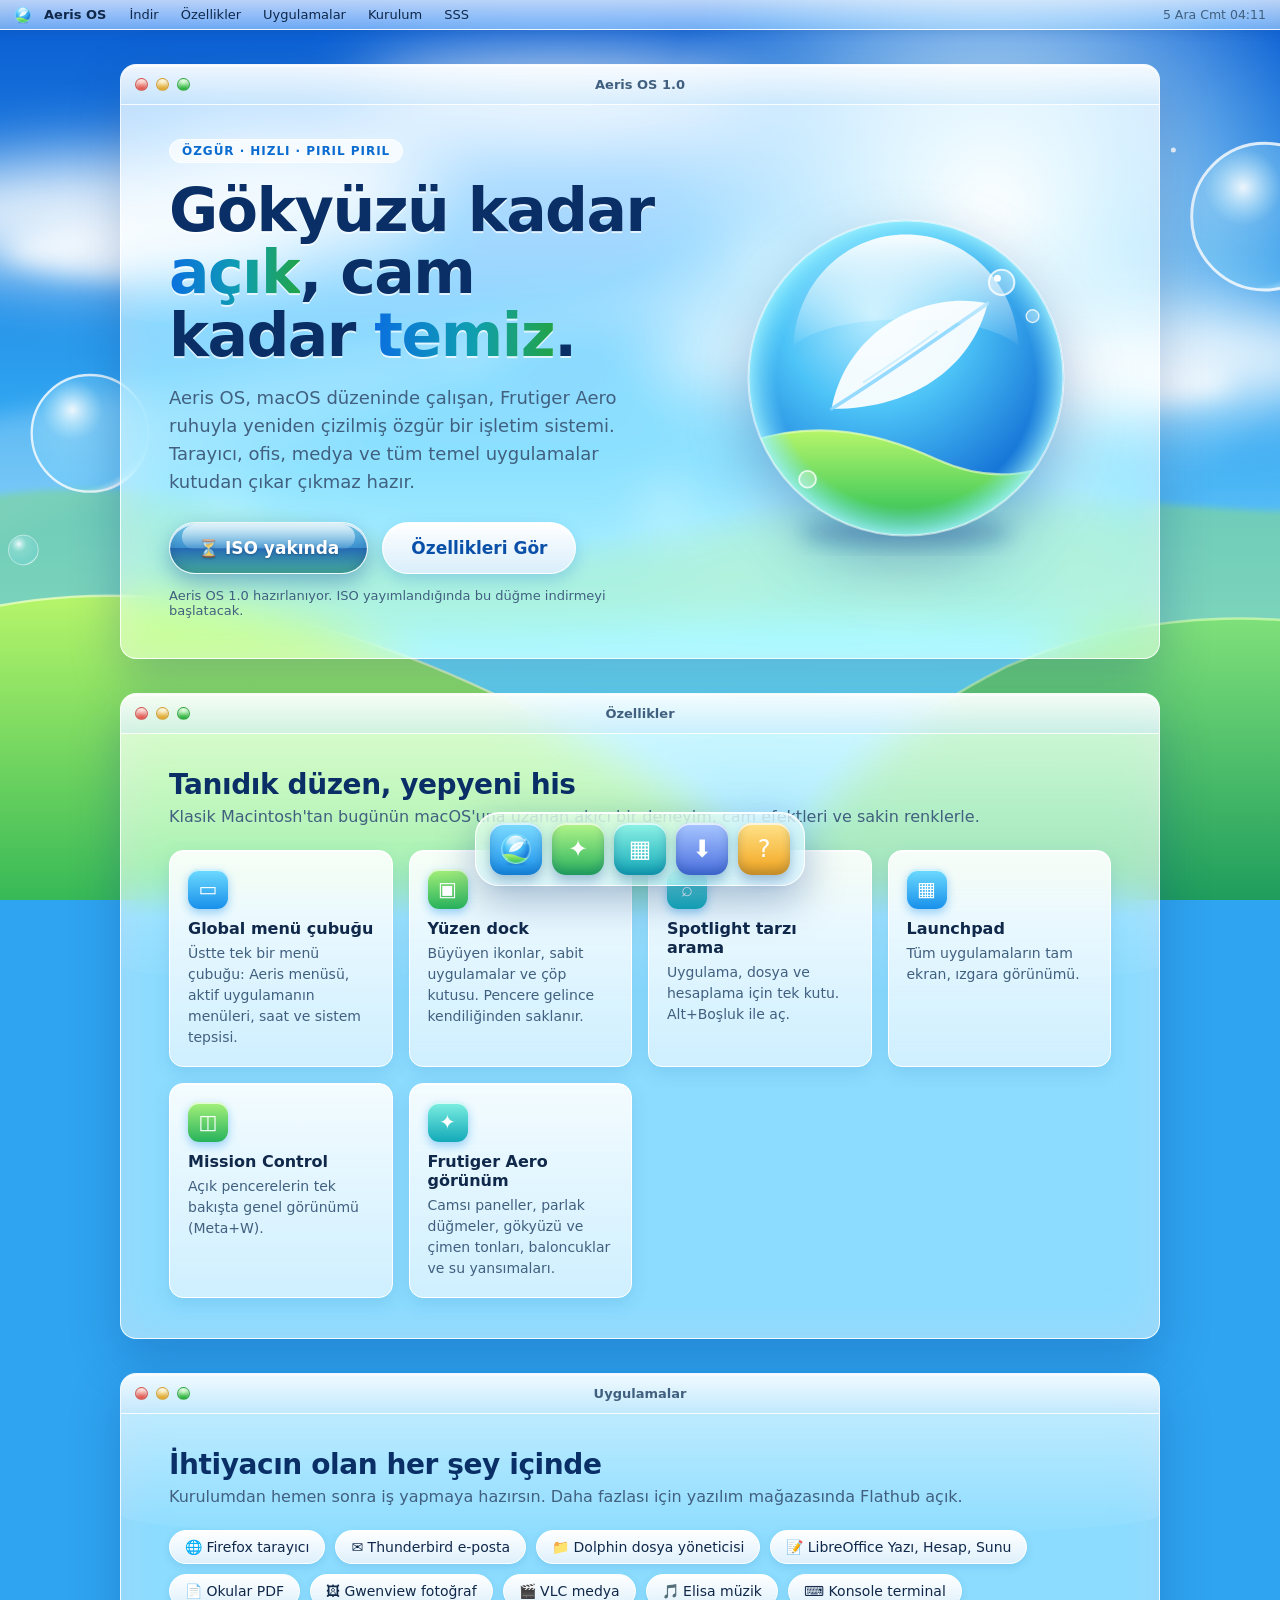
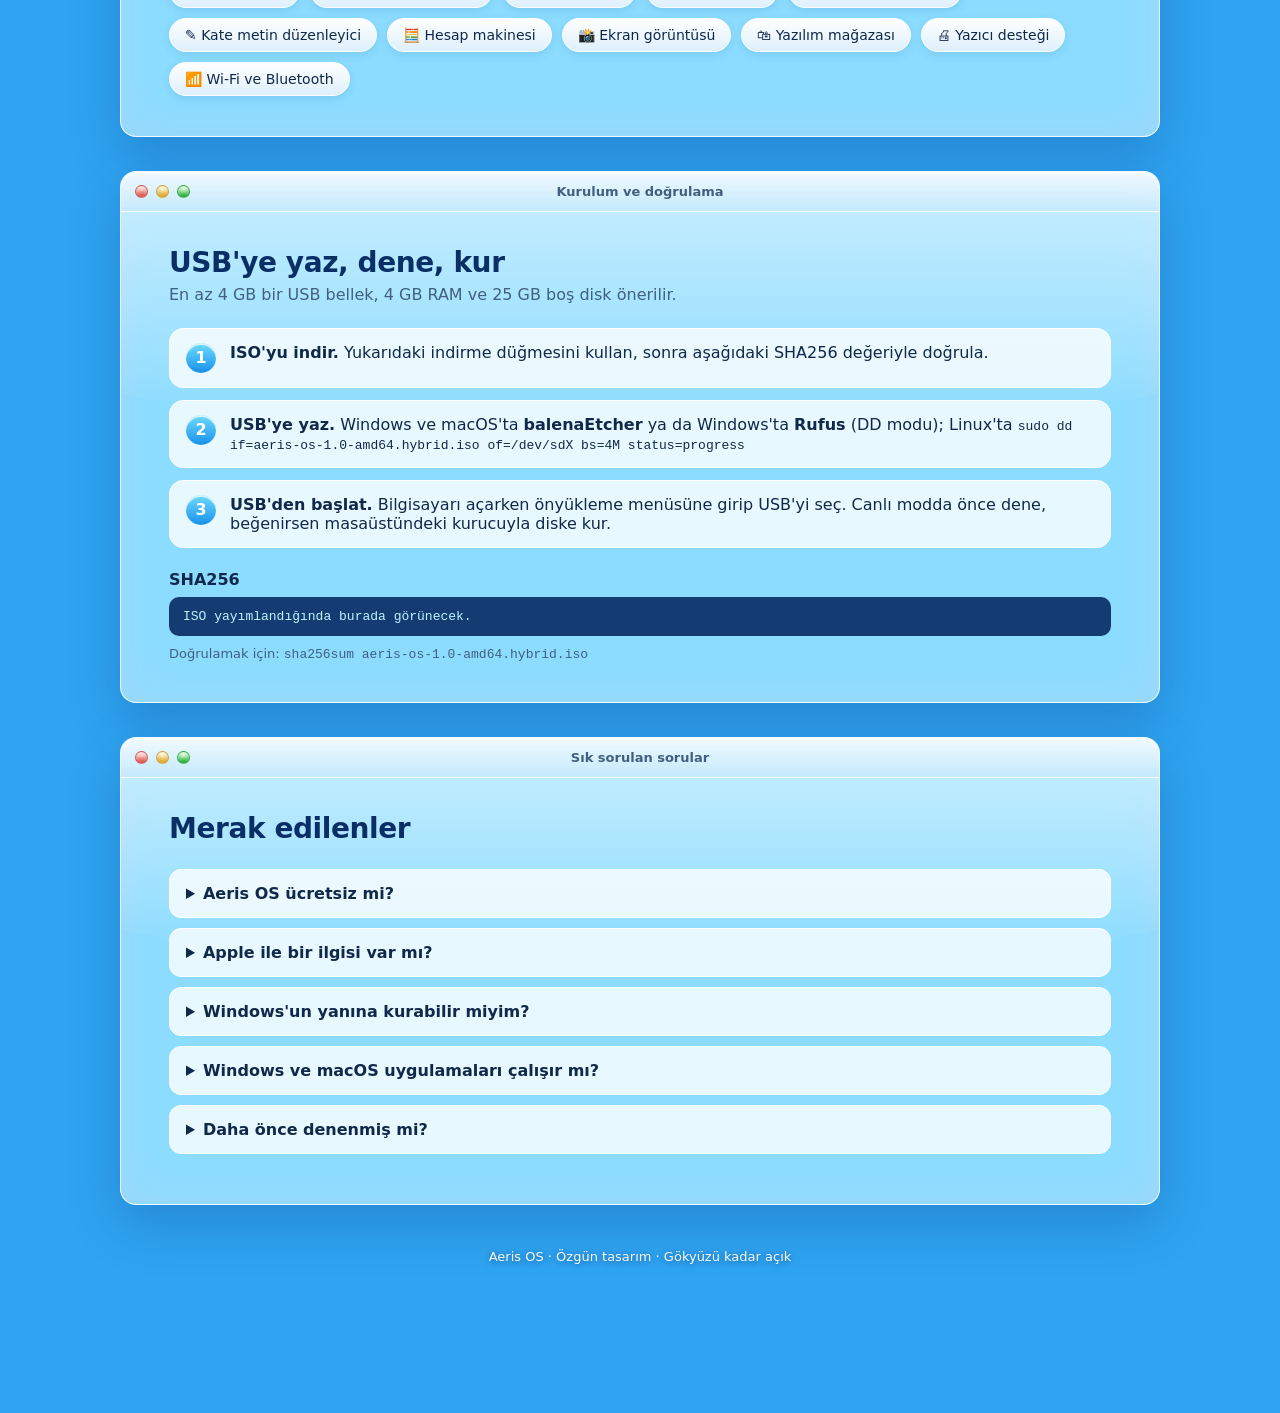
<file: index.html>
<!DOCTYPE html>
<html lang="tr">
<head>
<meta charset="utf-8">
<meta name="viewport" content="width=device-width, initial-scale=1">
<title>Aeris OS – Gökyüzü kadar açık, cam kadar temiz</title>
<meta name="description" content="Aeris OS: macOS düzeninde çalışan, Frutiger Aero görünümlü özgür işletim sistemi. ISO'yu indir, USB'ye yaz, dene.">
<link rel="icon" href="logo.svg" type="image/svg+xml">
<style>
:root{
  --ink:#10284a; --ink2:#41607f; --blue:#1890eb; --sky:#7fd1ff; --aqua:#3fe0d0; --leaf:#6fdc5f;
  --glass:rgba(255,255,255,.55); --glass-strong:rgba(255,255,255,.78); --stroke:rgba(255,255,255,.85);
  --shadow:0 18px 50px rgba(10,60,140,.28), 0 2px 0 rgba(255,255,255,.7) inset;
}
*{box-sizing:border-box;margin:0}
html{scroll-behavior:smooth}
body{
  font-family:Inter,"SF Pro Text","Segoe UI",system-ui,-apple-system,sans-serif;
  color:var(--ink); min-height:100vh; padding:64px 20px 150px;
  background:#2fa4f0 url(wallpaper.svg) center top / cover fixed no-repeat;
  -webkit-font-smoothing:antialiased;
}
/* --- Menü çubuğu --- */
.menubar{
  position:fixed; inset:0 0 auto 0; height:30px; z-index:50; display:flex; align-items:center; gap:4px; padding:0 14px;
  background:linear-gradient(rgba(255,255,255,.72),rgba(215,240,255,.5)); backdrop-filter:blur(18px) saturate(160%);
  border-bottom:1px solid rgba(255,255,255,.8); box-shadow:0 1px 12px rgba(10,60,140,.18); font-size:13px;
}
.menubar img{width:18px;height:18px;margin-right:8px}
.menubar b{margin-right:10px}
.menubar a{color:var(--ink);text-decoration:none;padding:3px 9px;border-radius:6px}
.menubar a:hover{background:rgba(24,144,235,.9);color:#fff}
.menubar .sp{flex:1}
.menubar .clock{font-variant-numeric:tabular-nums;color:var(--ink2);font-size:12.5px}
@media(max-width:720px){.menubar a.hide{display:none}}

/* --- Pencere --- */
.wrap{max-width:1040px;margin:0 auto;display:grid;gap:34px}
.win{
  position:relative; border-radius:16px; background:var(--glass); backdrop-filter:blur(22px) saturate(170%);
  border:1px solid var(--stroke); box-shadow:var(--shadow); overflow:hidden;
}
.win::before{ /* üst cam parlaması */
  content:""; position:absolute; inset:0 0 auto 0; height:46%; pointer-events:none;
  background:linear-gradient(rgba(255,255,255,.55),rgba(255,255,255,0)); border-radius:16px 16px 60% 60%/16px 16px 30px 30px;
}
.titlebar{position:relative;display:flex;align-items:center;gap:8px;height:40px;padding:0 14px;cursor:grab;user-select:none;
  background:linear-gradient(rgba(255,255,255,.7),rgba(200,230,250,.45)); border-bottom:1px solid rgba(255,255,255,.7)}
.titlebar:active{cursor:grabbing}
.dot{width:13px;height:13px;border-radius:50%;border:1px solid rgba(0,0,0,.18);
  box-shadow:inset 0 -4px 5px rgba(0,0,0,.14), inset 0 3px 4px rgba(255,255,255,.85)}
.dot.r{background:radial-gradient(circle at 50% 30%,#ffb2a6,#ff5f57 70%)}
.dot.y{background:radial-gradient(circle at 50% 30%,#fff0a8,#ffbd2e 70%)}
.dot.g{background:radial-gradient(circle at 50% 30%,#b8ffb0,#28c840 70%)}
.titlebar span.t{position:absolute;left:0;right:0;text-align:center;font-size:13px;font-weight:600;color:var(--ink2);pointer-events:none}
.body{position:relative;padding:34px clamp(20px,4vw,48px) 40px}

/* --- Hero --- */
.hero{display:grid;grid-template-columns:1.1fr .9fr;gap:30px;align-items:center}
@media(max-width:820px){.hero{grid-template-columns:1fr;text-align:center}.hero .cta{justify-content:center}}
.eyebrow{display:inline-block;font-size:12px;font-weight:700;letter-spacing:.08em;text-transform:uppercase;color:#0a6bd0;
  background:rgba(255,255,255,.7);border:1px solid #fff;padding:4px 12px;border-radius:99px;margin-bottom:16px}
h1{font-size:clamp(34px,5.4vw,60px);line-height:1.04;letter-spacing:-.025em;color:#0a2f66;text-shadow:0 2px 0 rgba(255,255,255,.7)}
h1 em{font-style:normal;text-shadow:none;background:linear-gradient(90deg,#0a6fe0,#0f9fb0 55%,#22a448);-webkit-background-clip:text;background-clip:text;color:transparent;filter:drop-shadow(0 2px 0 rgba(255,255,255,.7))}
.lead{margin:18px 0 26px;font-size:18px;line-height:1.55;color:var(--ink2);max-width:46ch}
.cta{display:flex;gap:14px;flex-wrap:wrap;align-items:center}
.btn{
  position:relative;display:inline-flex;align-items:center;gap:10px;padding:15px 28px;border-radius:99px;font:600 17px Inter,system-ui,sans-serif;
  color:#fff;text-decoration:none;border:1px solid rgba(255,255,255,.9);cursor:pointer;
  background:linear-gradient(#58d3ff 0%,#1b94ee 50%,#0b6fd8 51%,#25b9a0 100%);
  box-shadow:0 8px 22px rgba(10,100,200,.45), inset 0 2px 0 rgba(255,255,255,.75), inset 0 -3px 8px rgba(0,60,120,.25);
  text-shadow:0 1px 2px rgba(0,50,110,.45);transition:transform .15s, filter .15s;overflow:hidden
}
.btn::after{content:"";position:absolute;left:6%;right:6%;top:2px;height:48%;border-radius:99px;background:linear-gradient(rgba(255,255,255,.75),rgba(255,255,255,.08));pointer-events:none}
.btn:hover{transform:translateY(-2px);filter:brightness(1.06)}
.btn.alt{background:linear-gradient(#fff,#d9eefb);color:#0a4fa8;text-shadow:none;box-shadow:0 6px 16px rgba(10,100,200,.22), inset 0 2px 0 #fff}
.btn.alt::after{display:none}
.btn[aria-disabled="true"]{filter:saturate(.7)}
.meta{margin-top:14px;font-size:13px;color:var(--ink2)}
.orb{display:grid;place-items:center}
.orb img{width:min(100%,360px);filter:drop-shadow(0 24px 30px rgba(10,60,140,.35));animation:float 6s ease-in-out infinite}
@keyframes float{50%{transform:translateY(-12px)}}

/* --- Bölümler --- */
h2{font-size:28px;letter-spacing:-.015em;margin-bottom:6px;color:#0a2f66}
.sub{color:var(--ink2);margin-bottom:24px}
.grid{display:grid;grid-template-columns:repeat(auto-fit,minmax(220px,1fr));gap:16px}
.card{background:linear-gradient(rgba(255,255,255,.9),rgba(235,247,255,.7));border:1px solid #fff;border-radius:14px;padding:18px;
  box-shadow:0 6px 18px rgba(10,80,160,.12), inset 0 1px 0 #fff}
.card .ico{width:40px;height:40px;border-radius:11px;display:grid;place-items:center;font-size:20px;margin-bottom:10px;color:#fff;
  background:linear-gradient(#6fdcff,#1890eb);box-shadow:inset 0 2px 0 rgba(255,255,255,.7),0 4px 10px rgba(24,144,235,.4)}
.card:nth-child(3n+2) .ico{background:linear-gradient(#a7f27a,#27b25c)}
.card:nth-child(3n) .ico{background:linear-gradient(#7ff0e2,#12a9b8)}
.card h3{font-size:16px;margin-bottom:5px}
.card p{font-size:14px;line-height:1.5;color:var(--ink2)}
.apps{display:flex;flex-wrap:wrap;gap:10px}
.chip{padding:8px 15px;border-radius:99px;background:linear-gradient(#fff,#def0fc);border:1px solid #fff;font-size:14px;box-shadow:0 3px 8px rgba(10,80,160,.12)}
.steps{counter-reset:s;display:grid;gap:12px;list-style:none;padding:0}
.steps li{counter-increment:s;display:flex;gap:14px;align-items:flex-start;padding:14px 16px;border-radius:14px;background:rgba(255,255,255,.8);border:1px solid #fff}
.steps li::before{content:counter(s);flex:none;width:30px;height:30px;border-radius:50%;display:grid;place-items:center;font-weight:700;color:#fff;
  background:linear-gradient(#6fdcff,#1890eb);box-shadow:inset 0 2px 0 rgba(255,255,255,.7)}
code,.mono{font-family:"JetBrains Mono",ui-monospace,Menlo,monospace;font-size:13px}
.hash{display:block;margin-top:8px;padding:12px 14px;border-radius:10px;background:rgba(10,47,102,.92);color:#bff4ff;word-break:break-all}
details{background:rgba(255,255,255,.8);border:1px solid #fff;border-radius:12px;padding:14px 16px;margin-bottom:10px}
summary{cursor:pointer;font-weight:600}
details p{margin-top:8px;color:var(--ink2);line-height:1.55;font-size:14.5px}
footer{text-align:center;color:#fff;text-shadow:0 1px 6px rgba(0,50,120,.6);font-size:13px;margin-top:10px}

/* --- Dock --- */
.dock{position:fixed;left:50%;bottom:14px;transform:translateX(-50%);z-index:60;display:flex;gap:10px;align-items:flex-end;padding:10px 14px;
  background:linear-gradient(rgba(255,255,255,.6),rgba(190,230,255,.42));backdrop-filter:blur(20px) saturate(170%);
  border:1px solid rgba(255,255,255,.9);border-radius:24px;box-shadow:0 14px 40px rgba(10,60,140,.35), inset 0 1px 0 #fff}
.dock a{position:relative;display:block;width:52px;height:52px;border-radius:14px;transition:transform .18s cubic-bezier(.3,1.6,.5,1);transform-origin:bottom;
  display:grid;place-items:center;color:#fff;font-size:24px;text-decoration:none;
  box-shadow:inset 0 2px 0 rgba(255,255,255,.7), inset 0 -6px 10px rgba(0,50,110,.22), 0 6px 12px rgba(10,60,140,.3)}
.dock a:hover{transform:scale(1.35) translateY(-6px)}
.dock a::after{content:attr(data-l);position:absolute;bottom:calc(100% + 12px);left:50%;transform:translateX(-50%);background:rgba(10,47,102,.92);color:#fff;font-size:12px;padding:4px 10px;border-radius:8px;white-space:nowrap;opacity:0;pointer-events:none;transition:opacity .15s}
.dock a:hover::after{opacity:1}
.d1{background:linear-gradient(#7fdcff,#1890eb)}.d2{background:linear-gradient(#b4f58a,#27b25c)}.d3{background:linear-gradient(#8ff3e6,#12a9b8)}
.d4{background:linear-gradient(#a9c7ff,#4a6fe0)}.d5{background:linear-gradient(#ffe38a,#f2a31b)}
.dock img{width:34px;height:34px}
@media(max-width:520px){.dock a{width:44px;height:44px;font-size:20px}.dock{gap:6px}}
@media(prefers-reduced-motion:reduce){*{animation:none!important;transition:none!important}}
</style>
</head>
<body>

<nav class="menubar" aria-label="Menü çubuğu">
  <img src="logo.svg" alt="">
  <b>Aeris OS</b>
  <a href="#indir">İndir</a><a class="hide" href="#ozellikler">Özellikler</a><a class="hide" href="#uygulamalar">Uygulamalar</a><a class="hide" href="#kurulum">Kurulum</a><a class="hide" href="#sss">SSS</a>
  <span class="sp"></span><span class="clock" id="clock"></span>
</nav>

<main class="wrap">

  <section class="win" id="indir" aria-label="Aeris OS'a hoş geldin">
    <div class="titlebar"><i class="dot r"></i><i class="dot y"></i><i class="dot g"></i><span class="t">Aeris OS 1.0</span></div>
    <div class="body hero">
      <div>
        <span class="eyebrow">Özgür · Hızlı · Pırıl pırıl</span>
        <h1>Gökyüzü kadar <em>açık</em>, cam kadar <em>temiz</em>.</h1>
        <p class="lead">Aeris OS, macOS düzeninde çalışan, Frutiger Aero ruhuyla yeniden çizilmiş özgür bir işletim sistemi. Tarayıcı, ofis, medya ve tüm temel uygulamalar kutudan çıkar çıkmaz hazır.</p>
        <div class="cta">
          <a class="btn" id="dl" href="#kurulum">⬇ ISO'yu İndir</a>
          <a class="btn alt" href="#ozellikler">Özellikleri Gör</a>
        </div>
        <p class="meta" id="dlmeta">Aeris OS 1.0 · 64-bit (amd64) · UEFI ve BIOS</p>
      </div>
      <div class="orb"><img src="logo.svg" alt="Aeris OS logosu"></div>
    </div>
  </section>

  <section class="win" id="ozellikler">
    <div class="titlebar"><i class="dot r"></i><i class="dot y"></i><i class="dot g"></i><span class="t">Özellikler</span></div>
    <div class="body">
      <h2>Tanıdık düzen, yepyeni his</h2>
      <p class="sub">Klasik Macintosh'tan bugünün macOS'una uzanan akıcı bir deneyim, cam efektleri ve sakin renklerle.</p>
      <div class="grid">
        <div class="card"><div class="ico">▭</div><h3>Global menü çubuğu</h3><p>Üstte tek bir menü çubuğu: Aeris menüsü, aktif uygulamanın menüleri, saat ve sistem tepsisi.</p></div>
        <div class="card"><div class="ico">▣</div><h3>Yüzen dock</h3><p>Büyüyen ikonlar, sabit uygulamalar ve çöp kutusu. Pencere gelince kendiliğinden saklanır.</p></div>
        <div class="card"><div class="ico">⌕</div><h3>Spotlight tarzı arama</h3><p>Uygulama, dosya ve hesaplama için tek kutu. Alt+Boşluk ile aç.</p></div>
        <div class="card"><div class="ico">▦</div><h3>Launchpad</h3><p>Tüm uygulamaların tam ekran, ızgara görünümü.</p></div>
        <div class="card"><div class="ico">◫</div><h3>Mission Control</h3><p>Açık pencerelerin tek bakışta genel görünümü (Meta+W).</p></div>
        <div class="card"><div class="ico">✦</div><h3>Frutiger Aero görünüm</h3><p>Camsı paneller, parlak düğmeler, gökyüzü ve çimen tonları, baloncuklar ve su yansımaları.</p></div>
      </div>
    </div>
  </section>

  <section class="win" id="uygulamalar">
    <div class="titlebar"><i class="dot r"></i><i class="dot y"></i><i class="dot g"></i><span class="t">Uygulamalar</span></div>
    <div class="body">
      <h2>İhtiyacın olan her şey içinde</h2>
      <p class="sub">Kurulumdan hemen sonra iş yapmaya hazırsın. Daha fazlası için yazılım mağazasında Flathub açık.</p>
      <div class="apps">
        <span class="chip">🌐 Firefox tarayıcı</span><span class="chip">✉ Thunderbird e-posta</span><span class="chip">📁 Dolphin dosya yöneticisi</span>
        <span class="chip">📝 LibreOffice Yazı, Hesap, Sunu</span><span class="chip">📄 Okular PDF</span><span class="chip">🖼 Gwenview fotoğraf</span>
        <span class="chip">🎬 VLC medya</span><span class="chip">🎵 Elisa müzik</span><span class="chip">⌨ Konsole terminal</span>
        <span class="chip">✎ Kate metin düzenleyici</span><span class="chip">🧮 Hesap makinesi</span><span class="chip">📸 Ekran görüntüsü</span>
        <span class="chip">🛍 Yazılım mağazası</span><span class="chip">🖨 Yazıcı desteği</span><span class="chip">📶 Wi-Fi ve Bluetooth</span>
      </div>
    </div>
  </section>

  <section class="win" id="kurulum">
    <div class="titlebar"><i class="dot r"></i><i class="dot y"></i><i class="dot g"></i><span class="t">Kurulum ve doğrulama</span></div>
    <div class="body">
      <h2>USB'ye yaz, dene, kur</h2>
      <p class="sub">En az 4 GB bir USB bellek, 4 GB RAM ve 25 GB boş disk önerilir.</p>
      <ol class="steps">
        <li><div><b>ISO'yu indir.</b> Yukarıdaki indirme düğmesini kullan, sonra aşağıdaki SHA256 değeriyle doğrula.</div></li>
        <li><div><b>USB'ye yaz.</b> Windows ve macOS'ta <b>balenaEtcher</b> ya da Windows'ta <b>Rufus</b> (DD modu); Linux'ta <code>sudo dd if=aeris-os-1.0-amd64.hybrid.iso of=/dev/sdX bs=4M status=progress</code></div></li>
        <li><div><b>USB'den başlat.</b> Bilgisayarı açarken önyükleme menüsüne girip USB'yi seç. Canlı modda önce dene, beğenirsen masaüstündeki kurucuyla diske kur.</div></li>
      </ol>
      <p style="margin-top:22px"><b>SHA256</b></p>
      <code class="hash mono" id="sha">ISO yayımlandığında burada görünecek.</code>
      <p class="meta" style="margin-top:10px">Doğrulamak için: <code>sha256sum aeris-os-1.0-amd64.hybrid.iso</code></p>
    </div>
  </section>

  <section class="win" id="sss">
    <div class="titlebar"><i class="dot r"></i><i class="dot y"></i><i class="dot g"></i><span class="t">Sık sorulan sorular</span></div>
    <div class="body">
      <h2>Merak edilenler</h2><p class="sub"></p>
      <details><summary>Aeris OS ücretsiz mi?</summary><p>Evet. Özgür yazılım bileşenleriyle oluşturuldu; indirmek ve kullanmak ücretsiz.</p></details>
      <details><summary>Apple ile bir ilgisi var mı?</summary><p>Hayır. Aeris OS bağımsız bir projedir; ad, logo, ikon ve duvar kağıtlarının tamamı özgündür. Sadece düzen alışkanlıklarından ilham alır.</p></details>
      <details><summary>Windows'un yanına kurabilir miyim?</summary><p>Evet, kurucu diski bölmene ve çift önyükleme kurmana izin verir. Yine de önemli dosyaların yedeğini almadan kuruluma başlama.</p></details>
      <details><summary>Windows ve macOS uygulamaları çalışır mı?</summary><p>Linux uygulamaları ve Flathub'daki binlerce yazılım çalışır. Windows uygulamaları için Wine veya Bottles kullanılabilir; macOS uygulamaları çalışmaz.</p></details>
      <details><summary>Daha önce denenmiş mi?</summary><p>Aeris OS 1.0 ilk sürümdür. Önce sanal makinede (VirtualBox, QEMU) ya da canlı USB ile dene.</p></details>
    </div>
  </section>

  <footer>Aeris OS · Özgün tasarım · Gökyüzü kadar açık</footer>
</main>

<nav class="dock" aria-label="Dock">
  <a class="d1" href="#indir" data-l="Başlangıç"><img src="logo.svg" alt=""></a>
  <a class="d2" href="#ozellikler" data-l="Özellikler">✦</a>
  <a class="d3" href="#uygulamalar" data-l="Uygulamalar">▦</a>
  <a class="d4" href="#kurulum" data-l="Kurulum">⬇</a>
  <a class="d5" href="#sss" data-l="SSS">?</a>
</nav>

<script>
// ===== Sürüm ayarı: ISO yayımlanınca burayı doldur =====
const RELEASE = {
  url: "",       // örn. "https://github.com/p4muki/aeris-os/releases/download/v1.0/aeris-os-1.0-amd64.hybrid.iso"
  sha256: "",    // build.sh çıktısındaki SHA256 değeri
  size: ""       // örn. "3.4 GB"
};
(function(){
  const dl=document.getElementById('dl'), meta=document.getElementById('dlmeta'), sha=document.getElementById('sha');
  if(RELEASE.url){
    dl.href=RELEASE.url; dl.setAttribute('download','');
    if(RELEASE.size) meta.textContent+=' · '+RELEASE.size;
    if(RELEASE.sha256) sha.textContent=RELEASE.sha256;
  }else{
    dl.textContent='⏳ ISO yakında'; dl.setAttribute('aria-disabled','true');
    meta.textContent='Aeris OS 1.0 hazırlanıyor. ISO yayımlandığında bu düğme indirmeyi başlatacak.';
  }
  // saat
  const c=document.getElementById('clock');
  const tick=()=>{c.textContent=new Date().toLocaleString('tr-TR',{weekday:'short',day:'numeric',month:'short',hour:'2-digit',minute:'2-digit'})};
  tick(); setInterval(tick,30000);
  // sürüklenebilir pencereler
  document.querySelectorAll('.win').forEach(w=>{
    const bar=w.querySelector('.titlebar'); let sx,sy,ox=0,oy=0,drag=false;
    bar.addEventListener('pointerdown',e=>{drag=true;sx=e.clientX-ox;sy=e.clientY-oy;bar.setPointerCapture(e.pointerId);w.style.zIndex=10});
    bar.addEventListener('pointermove',e=>{if(!drag)return;ox=e.clientX-sx;oy=e.clientY-sy;w.style.transform=`translate(${ox}px,${oy}px)`});
    bar.addEventListener('pointerup',()=>drag=false);
    // sarı düğme: gövdeyi daralt / aç
    w.querySelector('.dot.y').addEventListener('click',()=>{const b=w.querySelector('.body');b.style.display=b.style.display==='none'?'':'none'});
  });
})();
</script>
</body>
</html>
</file>
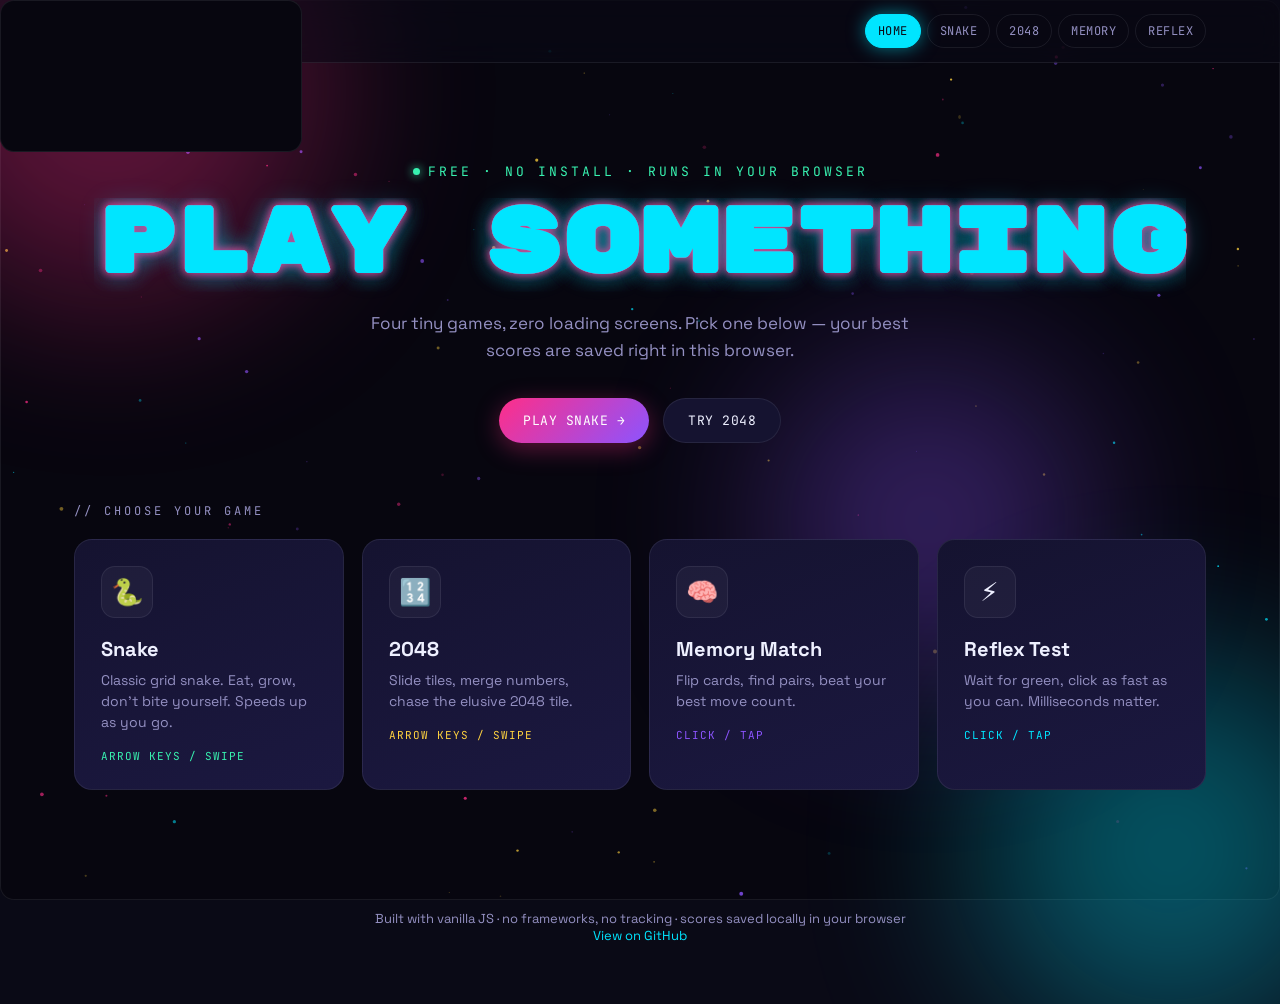
<file: index_.html>
<!DOCTYPE html>
<html lang="en">
<head>
<meta charset="UTF-8">
<meta name="viewport" content="width=device-width, initial-scale=1.0, maximum-scale=1">
<title>NEON ARCADE — Play Instantly</title>
<meta name="description" content="A tiny neon arcade: Snake, 2048, Memory Match and a Reflex Test, all running in your browser.">
<link rel="preconnect" href="https://fonts.googleapis.com">
<link rel="preconnect" href="https://fonts.gstatic.com" crossorigin>
<link href="https://fonts.googleapis.com/css2?family=Space+Grotesk:wght@400;500;600;700&family=Rubik+Mono+One&family=JetBrains+Mono:wght@400;500;700&display=swap" rel="stylesheet">
<style>
  :root{
    --bg:#0a0a16;
    --bg-2:#120f24;
    --card:#151330;
    --card-2:#1b1840;
    --ink:#eef0ff;
    --ink-dim:#9490c2;
    --pink:#ff2e88;
    --cyan:#00e5ff;
    --yellow:#ffd23f;
    --purple:#8c54ff;
    --green:#38f2b0;
    --line: rgba(238,240,255,0.08);
    --radius: 18px;
  }

  *{box-sizing:border-box;}
  html{scroll-behavior:smooth;}
  body{
    margin:0;
    background:var(--bg);
    color:var(--ink);
    font-family:'Space Grotesk', system-ui, sans-serif;
    overflow-x:hidden;
    min-height:100vh;
  }
  ::selection{background:var(--pink); color:#0a0a16;}

  h1,h2,h3{ font-family:'Space Grotesk', sans-serif; margin:0; }
  .mono{ font-family:'JetBrains Mono', monospace; }

  a{color:inherit;}

  /* ---------- Ambient background ---------- */
  #bgCanvas{
    position:fixed; inset:0; width:100%; height:100%;
    z-index:0; display:block; pointer-events:none;
  }
  .glow-blob{
    position:fixed; border-radius:50%; filter:blur(90px);
    opacity:0.35; z-index:0; pointer-events:none;
    animation: drift 22s ease-in-out infinite alternate;
  }
  .glow-blob.b1{ width:420px; height:420px; background:var(--pink); top:-120px; left:-100px; }
  .glow-blob.b2{ width:380px; height:380px; background:var(--cyan); bottom:-140px; right:-80px; animation-delay:-6s;}
  .glow-blob.b3{ width:320px; height:320px; background:var(--purple); top:40%; left:60%; animation-delay:-12s;}
  @keyframes drift{
    0%{ transform:translate(0,0) scale(1); }
    100%{ transform:translate(40px,-30px) scale(1.15); }
  }

  /* ---------- Layout shell ---------- */
  .wrap{ position:relative; z-index:1; max-width:1180px; margin:0 auto; padding:0 24px; }

  header.top{
    position:sticky; top:0; z-index:50;
    backdrop-filter: blur(14px);
    background: rgba(10,10,22,0.55);
    border-bottom:1px solid var(--line);
  }
  .topbar{
    display:flex; align-items:center; justify-content:space-between;
    padding:14px 24px; max-width:1180px; margin:0 auto;
  }
  .brand{
    display:flex; align-items:center; gap:10px;
    font-family:'Rubik Mono One', sans-serif;
    font-size:15px; letter-spacing:0.5px;
    text-decoration:none;
  }
  .brand .dot{
    width:12px; height:12px; border-radius:3px;
    background: linear-gradient(135deg,var(--pink),var(--cyan));
    box-shadow:0 0 14px var(--pink);
    animation: pulse 2.4s ease-in-out infinite;
  }
  @keyframes pulse{ 0%,100%{ transform:scale(1); } 50%{ transform:scale(1.25) rotate(20deg); } }

  nav.games-nav{ display:flex; gap:6px; }
  nav.games-nav button{
    background:transparent; border:1px solid var(--line);
    color:var(--ink-dim); font-family:'JetBrains Mono',monospace;
    font-size:12px; padding:8px 12px; border-radius:999px;
    cursor:pointer; transition:.2s; text-transform:uppercase; letter-spacing:.5px;
  }
  nav.games-nav button:hover{ color:var(--ink); border-color:var(--cyan); }
  nav.games-nav button.active{
    color:#0a0a16; background:var(--cyan); border-color:var(--cyan);
    box-shadow:0 0 18px rgba(0,229,255,0.5);
  }

  /* ---------- Hero ---------- */
  .hero{ padding:96px 0 60px; text-align:center; position:relative; }
  .kicker{
    font-family:'JetBrains Mono',monospace; font-size:13px; letter-spacing:3px;
    color:var(--green); text-transform:uppercase; margin-bottom:18px;
    display:inline-flex; align-items:center; gap:8px;
  }
  .kicker::before{ content:''; width:7px; height:7px; border-radius:50%; background:var(--green); box-shadow:0 0 10px var(--green); }

  .title{
    font-family:'Rubik Mono One', sans-serif;
    font-size:clamp(38px, 8vw, 92px);
    line-height:1.02;
    margin:0 0 18px;
    position:relative;
    color:var(--ink);
    text-shadow:
      0 0 8px rgba(255,46,136,.5),
      0 0 26px rgba(0,229,255,.25);
  }
  .title .glitch-wrap{ position:relative; display:inline-block; }
  .title .layer{
    position:absolute; top:0; left:0; width:100%;
    clip-path: inset(0 0 0 0);
  }
  .title .layer.c1{ color:var(--pink); animation: glitch1 3.4s infinite linear; }
  .title .layer.c2{ color:var(--cyan); animation: glitch2 3.4s infinite linear; }
  @keyframes glitch1{
    0%,89%,100%{ clip-path: inset(0 0 0 0); transform:translate(0,0); opacity:0;}
    90%{ clip-path: inset(10% 0 60% 0); transform:translate(-3px,-1px); opacity:.85;}
    93%{ clip-path: inset(60% 0 5% 0); transform:translate(3px,1px); opacity:.85;}
    96%{ clip-path: inset(30% 0 40% 0); transform:translate(-2px,1px); opacity:.85;}
  }
  @keyframes glitch2{
    0%,89%,100%{ clip-path: inset(0 0 0 0); transform:translate(0,0); opacity:0;}
    90%{ clip-path: inset(50% 0 10% 0); transform:translate(3px,1px); opacity:.85;}
    93%{ clip-path: inset(5% 0 70% 0); transform:translate(-3px,-1px); opacity:.85;}
    96%{ clip-path: inset(35% 0 35% 0); transform:translate(2px,-1px); opacity:.85;}
  }

  .subtitle{
    max-width:560px; margin:0 auto; color:var(--ink-dim);
    font-size:17px; line-height:1.6;
  }
  .hero-cta{ margin-top:34px; display:flex; gap:14px; justify-content:center; flex-wrap:wrap; }
  .btn{
    font-family:'JetBrains Mono',monospace; font-size:13px; letter-spacing:.5px;
    padding:13px 24px; border-radius:999px; border:1px solid var(--line);
    cursor:pointer; text-transform:uppercase; transition:.2s; background:var(--card);
    color:var(--ink);
  }
  .btn.primary{
    background:linear-gradient(135deg,var(--pink),var(--purple));
    border:none; color:#fff; box-shadow:0 6px 24px rgba(255,46,136,.35);
  }
  .btn:hover{ transform:translateY(-2px); }
  .btn.primary:hover{ box-shadow:0 10px 30px rgba(255,46,136,.5); }

  /* ---------- Game grid ---------- */
  .section-label{
    font-family:'JetBrains Mono',monospace; font-size:12px; letter-spacing:3px;
    text-transform:uppercase; color:var(--ink-dim); margin:0 0 20px;
  }
  .grid{
    display:grid; grid-template-columns:repeat(auto-fit, minmax(240px,1fr));
    gap:18px; margin-bottom:80px;
  }
  .card{
    background:linear-gradient(160deg, var(--card), var(--card-2));
    border:1px solid var(--line); border-radius:var(--radius);
    padding:26px; cursor:pointer; position:relative; overflow:hidden;
    transition: transform .25s ease, box-shadow .25s ease, border-color .25s ease;
  }
  .card::after{
    content:''; position:absolute; inset:0; opacity:0; transition:opacity .3s;
    background:radial-gradient(circle at 30% 20%, var(--glow,var(--pink)) 0%, transparent 60%);
  }
  .card:hover{ transform:translateY(-6px); border-color:var(--glow,var(--pink)); }
  .card:hover::after{ opacity:.18; }
  .card .icon{
    width:52px; height:52px; border-radius:14px; display:flex; align-items:center; justify-content:center;
    font-size:26px; margin-bottom:18px; background:rgba(255,255,255,0.04);
    border:1px solid var(--line);
  }
  .card h3{ font-size:20px; margin-bottom:8px; }
  .card p{ color:var(--ink-dim); font-size:14px; line-height:1.5; margin:0 0 16px; }
  .card .tag{
    font-family:'JetBrains Mono',monospace; font-size:11px; color:var(--glow,var(--pink));
    text-transform:uppercase; letter-spacing:1px;
  }

  /* ---------- Game stage (modal-ish full section) ---------- */
  .stage{
    display:none;
    background:linear-gradient(160deg, var(--card), var(--card-2));
    border:1px solid var(--line); border-radius:24px;
    padding:28px; margin-bottom:80px;
    animation: rise .35s ease;
  }
  .stage.active{ display:block; }
  @keyframes rise{ from{ opacity:0; transform:translateY(14px); } to{ opacity:1; transform:translateY(0);} }

  .stage-head{
    display:flex; align-items:center; justify-content:space-between; margin-bottom:18px; flex-wrap:wrap; gap:12px;
  }
  .stage-head h2{ font-size:24px; }
  .stat-row{ display:flex; gap:10px; flex-wrap:wrap; }
  .stat{
    font-family:'JetBrains Mono',monospace; font-size:12px; background:rgba(255,255,255,0.05);
    padding:8px 14px; border-radius:10px; border:1px solid var(--line);
  }
  .stat b{ color:var(--yellow); }

  .stage-body{ display:flex; gap:24px; flex-wrap:wrap; justify-content:center; align-items:flex-start; }
  canvas{ image-rendering:pixelated; border-radius:14px; background:#07060f; border:1px solid var(--line); max-width:100%; }

  .controls-hint{
    font-family:'JetBrains Mono',monospace; font-size:12px; color:var(--ink-dim); text-align:center; margin-top:14px;
  }
  .controls-hint kbd{
    background:rgba(255,255,255,0.08); border:1px solid var(--line); border-radius:5px; padding:2px 6px; margin:0 2px;
  }

  .dpad{ display:grid; grid-template-columns:repeat(3,50px); grid-template-rows:repeat(3,50px); gap:6px; margin-top:16px; }
  .dpad button{
    background:rgba(255,255,255,0.06); border:1px solid var(--line); border-radius:10px;
    color:var(--ink); font-size:18px; cursor:pointer;
  }
  .dpad button:active{ background:var(--cyan); color:#0a0a16; }
  .d-up{grid-column:2; grid-row:1;} .d-left{grid-column:1; grid-row:2;} .d-right{grid-column:3; grid-row:2;} .d-down{grid-column:2; grid-row:3;}

  .overlay-msg{
    position:absolute; inset:0; display:flex; flex-direction:column; align-items:center; justify-content:center;
    background:rgba(7,6,15,0.85); border-radius:14px; gap:14px; text-align:center; padding:20px;
  }
  .canvas-wrap{ position:relative; }

  /* 2048 grid */
  #g2048{
    display:grid; grid-template-columns:repeat(4,70px); grid-template-rows:repeat(4,70px); gap:8px;
    background:#07060f; padding:8px; border-radius:14px; border:1px solid var(--line); touch-action:none;
  }
  .tile2048{
    display:flex; align-items:center; justify-content:center; border-radius:8px;
    font-family:'JetBrains Mono',monospace; font-weight:700; font-size:22px;
    transition:transform .1s;
  }

  /* Memory match */
  #memGrid{ display:grid; grid-template-columns:repeat(4,70px); gap:8px; }
  .memCard{
    width:70px; height:70px; border-radius:10px; background:var(--card-2); border:1px solid var(--line);
    display:flex; align-items:center; justify-content:center; font-size:28px; cursor:pointer;
    transform-style:preserve-3d; transition:transform .35s;
  }
  .memCard.flipped, .memCard.matched{ background:linear-gradient(135deg,var(--purple),var(--pink)); }
  .memCard.matched{ opacity:.55; cursor:default; }

  /* Reflex */
  #reflexBox{
    width:100%; max-width:420px; height:260px; border-radius:16px; display:flex; align-items:center; justify-content:center;
    flex-direction:column; gap:10px; cursor:pointer; user-select:none; font-family:'JetBrains Mono',monospace;
    background:var(--card-2); border:1px solid var(--line); transition:background .15s;
  }
  #reflexBox.ready{ background:#3a1030; }
  #reflexBox.go{ background:var(--green); color:#07060f; }
  #reflexBox.early{ background:var(--pink); }

  ul.best-list{ list-style:none; padding:0; margin:0; font-family:'JetBrains Mono',monospace; font-size:13px; color:var(--ink-dim); }
  ul.best-list li{ padding:4px 0; border-bottom:1px dashed var(--line); }

  footer{ padding:40px 0 60px; text-align:center; color:var(--ink-dim); font-size:13px; position:relative; z-index:1; }
  footer a{ color:var(--cyan); text-decoration:none; }
  footer a:hover{ text-decoration:underline; }

  .confetti-canvas{ position:fixed; inset:0; pointer-events:none; z-index:60; }

  @media (max-width:640px){
    .topbar{ flex-direction:column; gap:12px; }
    nav.games-nav{ flex-wrap:wrap; justify-content:center; }
    #g2048{ grid-template-columns:repeat(4,60px); grid-template-rows:repeat(4,60px); }
    #memGrid{ grid-template-columns:repeat(4,60px); }
    .memCard{ width:60px; height:60px; font-size:22px; }
  }

  @media (prefers-reduced-motion: reduce){
    *{ animation-duration:0.001ms !important; animation-iteration-count:1 !important; transition-duration:0.001ms !important; }
  }

  :focus-visible{ outline:2px solid var(--cyan); outline-offset:2px; }
</style>
</head>
<body>

<canvas id="bgCanvas"></canvas>
<div class="glow-blob b1"></div>
<div class="glow-blob b2"></div>
<div class="glow-blob b3"></div>

<header class="top">
  <div class="topbar">
    <a href="#top" class="brand"><span class="dot"></span>NEON ARCADE</a>
    <nav class="games-nav" id="mainNav">
      <button data-target="home" class="active">Home</button>
      <button data-target="snake">Snake</button>
      <button data-target="g2048stage">2048</button>
      <button data-target="memory">Memory</button>
      <button data-target="reflex">Reflex</button>
    </nav>
  </div>
</header>

<div class="wrap" id="top">

  <section class="hero" id="home">
    <div class="kicker">Free · No install · Runs in your browser</div>
    <h1 class="title">
      <span class="glitch-wrap">
        PLAY&nbsp;SOMETHING
        <span class="layer c1" aria-hidden="true">PLAY&nbsp;SOMETHING</span>
        <span class="layer c2" aria-hidden="true">PLAY&nbsp;SOMETHING</span>
      </span>
    </h1>
    <p class="subtitle">Four tiny games, zero loading screens. Pick one below — your best scores are saved right in this browser.</p>
    <div class="hero-cta">
      <button class="btn primary" data-jump="snake">Play Snake →</button>
      <button class="btn" data-jump="g2048stage">Try 2048</button>
    </div>
  </section>

  <p class="section-label">// Choose your game</p>
  <div class="grid">
    <div class="card" data-jump="snake" style="--glow:var(--green)">
      <div class="icon">🐍</div>
      <h3>Snake</h3>
      <p>Classic grid snake. Eat, grow, don't bite yourself. Speeds up as you go.</p>
      <div class="tag">Arrow keys / swipe</div>
    </div>
    <div class="card" data-jump="g2048stage" style="--glow:var(--yellow)">
      <div class="icon">🔢</div>
      <h3>2048</h3>
      <p>Slide tiles, merge numbers, chase the elusive 2048 tile.</p>
      <div class="tag">Arrow keys / swipe</div>
    </div>
    <div class="card" data-jump="memory" style="--glow:var(--purple)">
      <div class="icon">🧠</div>
      <h3>Memory Match</h3>
      <p>Flip cards, find pairs, beat your best move count.</p>
      <div class="tag">Click / tap</div>
    </div>
    <div class="card" data-jump="reflex" style="--glow:var(--cyan)">
      <div class="icon">⚡</div>
      <h3>Reflex Test</h3>
      <p>Wait for green, click as fast as you can. Milliseconds matter.</p>
      <div class="tag">Click / tap</div>
    </div>
  </div>

  <!-- SNAKE -->
  <section class="stage" id="snake">
    <div class="stage-head">
      <h2>🐍 Snake</h2>
      <div class="stat-row">
        <div class="stat">Score <b id="snakeScore">0</b></div>
        <div class="stat">Best <b id="snakeBest">0</b></div>
        <button class="btn" id="snakeRestart">Restart</button>
      </div>
    </div>
    <div class="stage-body">
      <div class="canvas-wrap">
        <canvas id="snakeCanvas" width="360" height="360"></canvas>
        <div class="overlay-msg" id="snakeOverlay">
          <h3>Ready?</h3>
          <p class="mono" style="color:var(--ink-dim)">Use arrow keys or WASD</p>
          <button class="btn primary" id="snakeStart">Start Game</button>
        </div>
      </div>
    </div>
    <div class="controls-hint"><kbd>↑</kbd><kbd>↓</kbd><kbd>←</kbd><kbd>→</kbd> or <kbd>W</kbd><kbd>A</kbd><kbd>S</kbd><kbd>D</kbd> — on mobile, swipe on the board</div>
  </section>

  <!-- 2048 -->
  <section class="stage" id="g2048stage">
    <div class="stage-head">
      <h2>🔢 2048</h2>
      <div class="stat-row">
        <div class="stat">Score <b id="score2048">0</b></div>
        <div class="stat">Best <b id="best2048">0</b></div>
        <button class="btn" id="restart2048">Restart</button>
      </div>
    </div>
    <div class="stage-body">
      <div class="canvas-wrap">
        <div id="g2048"></div>
        <div class="overlay-msg" id="overlay2048" style="display:none;">
          <h3 id="msg2048">Game Over</h3>
          <button class="btn primary" id="again2048">Try Again</button>
        </div>
      </div>
    </div>
    <div class="controls-hint"><kbd>↑</kbd><kbd>↓</kbd><kbd>←</kbd><kbd>→</kbd> — on mobile, swipe on the board</div>
  </section>

  <!-- MEMORY -->
  <section class="stage" id="memory">
    <div class="stage-head">
      <h2>🧠 Memory Match</h2>
      <div class="stat-row">
        <div class="stat">Moves <b id="memMoves">0</b></div>
        <div class="stat">Best <b id="memBest">—</b></div>
        <button class="btn" id="memRestart">Restart</button>
      </div>
    </div>
    <div class="stage-body">
      <div id="memGrid"></div>
    </div>
  </section>

  <!-- REFLEX -->
  <section class="stage" id="reflex">
    <div class="stage-head">
      <h2>⚡ Reflex Test</h2>
      <div class="stat-row">
        <div class="stat">Last <b id="reflexLast">—</b></div>
        <div class="stat">Best <b id="reflexBest">—</b></div>
      </div>
    </div>
    <div class="stage-body" style="justify-content:center; width:100%;">
      <div style="display:flex; flex-direction:column; align-items:center; gap:18px; width:100%;">
        <div id="reflexBox" class="ready">
          <div id="reflexText" style="font-size:16px;">Click to start</div>
        </div>
        <ul class="best-list" id="reflexHistory"></ul>
      </div>
    </div>
  </section>

</div>

<footer>
  Built with vanilla JS · no frameworks, no tracking · scores saved locally in your browser<br>
  <a href="https://github.com/" target="_blank" rel="noopener">View on GitHub</a>
</footer>

<canvas class="confetti-canvas" id="confettiCanvas"></canvas>

<script>
(function(){
  "use strict";

  /* ============ Ambient background starfield ============ */
  const bg = document.getElementById('bgCanvas');
  const bctx = bg.getContext('2d');
  let stars = [];
  const reduceMotion = window.matchMedia('(prefers-reduced-motion: reduce)').matches;

  function resizeBg(){
    bg.width = window.innerWidth;
    bg.height = window.innerHeight;
    const count = Math.floor((bg.width * bg.height) / 9000);
    stars = Array.from({length: Math.min(count, 160)}, () => ({
      x: Math.random()*bg.width,
      y: Math.random()*bg.height,
      r: Math.random()*1.6 + 0.4,
      s: Math.random()*0.4 + 0.1,
      hue: [ '255,46,136', '0,229,255', '140,84,255', '255,210,63' ][Math.floor(Math.random()*4)]
    }));
  }
  window.addEventListener('resize', resizeBg);
  resizeBg();

  function drawBg(){
    bctx.clearRect(0,0,bg.width,bg.height);
    for(const st of stars){
      bctx.beginPath();
      bctx.fillStyle = `rgba(${st.hue},${0.5 + Math.sin(Date.now()*0.001*st.s)*0.3})`;
      bctx.arc(st.x, st.y, st.r, 0, Math.PI*2);
      bctx.fill();
      if(!reduceMotion){
        st.y += st.s * 0.15;
        if(st.y > bg.height) st.y = 0;
      }
    }
    requestAnimationFrame(drawBg);
  }
  drawBg();

  /* ============ Nav / section switching ============ */
  const stages = ['home','snake','g2048stage','memory','reflex'];
  const navButtons = document.querySelectorAll('#mainNav button');

  function showStage(id){
    document.getElementById('home').style.display = (id === 'home') ? '' : 'none';
    document.querySelectorAll('.grid').forEach(g => g.style.display = (id === 'home') ? '' : 'none');
    document.querySelectorAll('.section-label').forEach(g => g.style.display = (id === 'home') ? '' : 'none');
    stages.filter(s => s !== 'home').forEach(s => {
      const el = document.getElementById(s);
      if(!el) return;
      el.classList.toggle('active', s === id);
    });
    navButtons.forEach(b => b.classList.toggle('active', b.dataset.target === id));
    if(id === 'snake') Snake.onShow();
    if(id === 'g2048stage') Game2048.onShow();
    if(id === 'memory') Memory.onShow();
    if(id === 'reflex') Reflex.onShow();
    window.scrollTo({top: 0, behavior: reduceMotion ? 'auto' : 'smooth'});
  }

  navButtons.forEach(b => b.addEventListener('click', () => showStage(b.dataset.target)));
  document.querySelectorAll('[data-jump]').forEach(el => {
    el.addEventListener('click', () => showStage(el.dataset.jump));
  });
  showStage('home');

  /* ============ Helpers ============ */
  function loadNum(key, fallback){
    const v = localStorage.getItem(key);
    return v === null ? fallback : Number(v);
  }
  function save(key, val){ localStorage.setItem(key, val); }

  /* ============ SNAKE ============ */
  const Snake = (function(){
    const canvas = document.getElementById('snakeCanvas');
    const ctx = canvas.getContext('2d');
    const cell = 18, cols = canvas.width/cell, rows = canvas.height/cell;
    const scoreEl = document.getElementById('snakeScore');
    const bestEl = document.getElementById('snakeBest');
    const overlay = document.getElementById('snakeOverlay');
    const startBtn = document.getElementById('snakeStart');
    const restartBtn = document.getElementById('snakeRestart');

    let snake, dir, nextDir, food, score, best, running, loopId, speed;

    function reset(){
      snake = [{x:8,y:9},{x:7,y:9},{x:6,y:9}];
      dir = {x:1,y:0}; nextDir = {x:1,y:0};
      score = 0; speed = 130;
      best = loadNum('snakeBest', 0);
      placeFood();
      scoreEl.textContent = score;
      bestEl.textContent = best;
      running = false;
    }

    function placeFood(){
      let ok = false;
      while(!ok){
        food = { x: Math.floor(Math.random()*cols), y: Math.floor(Math.random()*rows) };
        ok = !snake.some(s => s.x===food.x && s.y===food.y);
      }
    }

    function draw(){
      ctx.fillStyle = '#07060f';
      ctx.fillRect(0,0,canvas.width,canvas.height);

      // subtle grid
      ctx.strokeStyle = 'rgba(255,255,255,0.03)';
      for(let i=0;i<=cols;i++){ ctx.beginPath(); ctx.moveTo(i*cell,0); ctx.lineTo(i*cell,canvas.height); ctx.stroke(); }
      for(let j=0;j<=rows;j++){ ctx.beginPath(); ctx.moveTo(0,j*cell); ctx.lineTo(canvas.width,j*cell); ctx.stroke(); }

      // food
      ctx.fillStyle = '#ffd23f';
      ctx.shadowColor = '#ffd23f'; ctx.shadowBlur = 12;
      ctx.beginPath();
      ctx.arc(food.x*cell+cell/2, food.y*cell+cell/2, cell/2-2, 0, Math.PI*2);
      ctx.fill();
      ctx.shadowBlur = 0;

      // snake
      snake.forEach((s,i) => {
        const grad = i===0 ? '#38f2b0' : '#00e5ff';
        ctx.fillStyle = grad;
        ctx.shadowColor = grad; ctx.shadowBlur = i===0 ? 10 : 4;
        ctx.fillRect(s.x*cell+1, s.y*cell+1, cell-2, cell-2);
      });
      ctx.shadowBlur = 0;
    }

    function tick(){
      dir = nextDir;
      const head = { x: snake[0].x + dir.x, y: snake[0].y + dir.y };

      if(head.x<0 || head.y<0 || head.x>=cols || head.y>=rows || snake.some(s=>s.x===head.x && s.y===head.y)){
        gameOver();
        return;
      }
      snake.unshift(head);
      if(head.x===food.x && head.y===food.y){
        score++;
        scoreEl.textContent = score;
        if(score % 4 === 0 && speed > 60) speed -= 8;
        placeFood();
      } else {
        snake.pop();
      }
      draw();
      loopId = setTimeout(tick, speed);
    }

    function gameOver(){
      running = false;
      if(score > best){ best = score; save('snakeBest', best); bestEl.textContent = best; }
      overlay.style.display = 'flex';
      overlay.innerHTML = `<h3>Game Over</h3><p class="mono" style="color:var(--ink-dim)">Score: ${score}</p><button class="btn primary" id="snakeStart2">Play Again</button>`;
      document.getElementById('snakeStart2').addEventListener('click', begin);
    }

    function begin(){
      reset();
      overlay.style.display = 'none';
      running = true;
      draw();
      loopId = setTimeout(tick, speed);
    }

    document.addEventListener('keydown', e => {
      if(!running) return;
      const k = e.key.toLowerCase();
      if((k==='arrowup'||k==='w') && dir.y===0){ nextDir={x:0,y:-1}; e.preventDefault(); }
      else if((k==='arrowdown'||k==='s') && dir.y===0){ nextDir={x:0,y:1}; e.preventDefault(); }
      else if((k==='arrowleft'||k==='a') && dir.x===0){ nextDir={x:-1,y:0}; e.preventDefault(); }
      else if((k==='arrowright'||k==='d') && dir.x===0){ nextDir={x:1,y:0}; e.preventDefault(); }
    });

    let touchStart = null;
    canvas.addEventListener('touchstart', e => { touchStart = e.touches[0]; }, {passive:true});
    canvas.addEventListener('touchend', e => {
      if(!touchStart || !running) return;
      const t = e.changedTouches[0];
      const dx = t.clientX - touchStart.clientX, dy = t.clientY - touchStart.clientY;
      if(Math.abs(dx) > Math.abs(dy)){
        if(dx>20 && dir.x===0) nextDir={x:1,y:0};
        else if(dx<-20 && dir.x===0) nextDir={x:-1,y:0};
      } else {
        if(dy>20 && dir.y===0) nextDir={x:0,y:1};
        else if(dy<-20 && dir.y===0) nextDir={x:0,y:-1};
      }
      touchStart = null;
    }, {passive:true});

    startBtn.addEventListener('click', begin);
    restartBtn.addEventListener('click', () => { clearTimeout(loopId); begin(); });

    reset();
    draw();

    return { onShow(){ /* nothing needed, canvas already drawn */ } };
  })();

  /* ============ 2048 ============ */
  const Game2048 = (function(){
    const gridEl = document.getElementById('g2048');
    const scoreEl = document.getElementById('score2048');
    const bestEl = document.getElementById('best2048');
    const overlay = document.getElementById('overlay2048');
    const msg = document.getElementById('msg2048');
    const again = document.getElementById('again2048');
    const restartBtn = document.getElementById('restart2048');

    const colors = {
      2:'#1b1840',4:'#241f52',8:'#8c54ff',16:'#a262ff',32:'#ff2e88',
      64:'#ff5fa3',128:'#ffd23f',256:'#ffcf20',512:'#38f2b0',1024:'#00e5ff',2048:'#ffffff'
    };

    let board, score, best, over;

    function empty(){ return Array.from({length:4},()=>Array(4).fill(0)); }

    function reset(){
      board = empty();
      score = 0; over = false;
      best = loadNum('best2048', 0);
      addTile(); addTile();
      overlay.style.display = 'none';
      render();
    }

    function addTile(){
      const empties = [];
      for(let r=0;r<4;r++) for(let c=0;c<4;c++) if(board[r][c]===0) empties.push([r,c]);
      if(!empties.length) return;
      const [r,c] = empties[Math.floor(Math.random()*empties.length)];
      board[r][c] = Math.random() < 0.9 ? 2 : 4;
    }

    function render(){
      gridEl.innerHTML = '';
      for(let r=0;r<4;r++) for(let c=0;c<4;c++){
        const v = board[r][c];
        const d = document.createElement('div');
        d.className = 'tile2048';
        d.style.background = v ? (colors[v]||'#fff') : 'rgba(255,255,255,0.03)';
        d.style.color = v>=8 ? '#0a0a16' : '#eef0ff';
        d.textContent = v || '';
        gridEl.appendChild(d);
      }
      scoreEl.textContent = score;
      bestEl.textContent = best;
    }

    function slideRow(row){
      let arr = row.filter(x=>x);
      for(let i=0;i<arr.length-1;i++){
        if(arr[i]===arr[i+1]){ arr[i]*=2; score+=arr[i]; arr.splice(i+1,1); }
      }
      while(arr.length<4) arr.push(0);
      return arr;
    }

    function rotate(b){
      const n = empty();
      for(let r=0;r<4;r++) for(let c=0;c<4;c++) n[c][3-r] = b[r][c];
      return n;
    }

    function move(dir){
      if(over) return;
      let b = board;
      let rotations = {left:0, up:3, right:2, down:1}[dir];
      for(let i=0;i<rotations;i++) b = rotate(b);
      let moved = false;
      const newB = b.map(row => {
        const res = slideRow(row);
        if(res.join(',') !== row.join(',')) moved = true;
        return res;
      });
      let bb = newB;
      for(let i=0;i<(4-rotations)%4;i++) bb = rotate(bb);
      if(moved){
        board = bb;
        addTile();
        if(score > best){ best = score; save('best2048', best); }
        render();
        checkOver();
      }
    }

    function checkOver(){
      for(let r=0;r<4;r++) for(let c=0;c<4;c++){
        if(board[r][c]===0) return;
        if(c<3 && board[r][c]===board[r][c+1]) return;
        if(r<3 && board[r][c]===board[r+1][c]) return;
      }
      over = true;
      msg.textContent = 'Game Over';
      overlay.style.display = 'flex';
    }

    document.addEventListener('keydown', e => {
      if(!document.getElementById('g2048stage').classList.contains('active')) return;
      const map = {arrowleft:'left',arrowright:'right',arrowup:'up',arrowdown:'down'};
      const k = map[e.key.toLowerCase()];
      if(k){ e.preventDefault(); move(k); }
    });

    let ts = null;
    gridEl.addEventListener('touchstart', e => { ts = e.touches[0]; }, {passive:true});
    gridEl.addEventListener('touchend', e => {
      if(!ts) return;
      const t = e.changedTouches[0];
      const dx = t.clientX - ts.clientX, dy = t.clientY - ts.clientY;
      if(Math.max(Math.abs(dx),Math.abs(dy)) < 20) return;
      if(Math.abs(dx) > Math.abs(dy)) move(dx>0?'right':'left');
      else move(dy>0?'down':'up');
      ts = null;
    }, {passive:true});

    again.addEventListener('click', reset);
    restartBtn.addEventListener('click', reset);

    reset();

    return { onShow(){ render(); } };
  })();

  /* ============ MEMORY MATCH ============ */
  const Memory = (function(){
    const gridEl = document.getElementById('memGrid');
    const movesEl = document.getElementById('memMoves');
    const bestEl = document.getElementById('memBest');
    const restartBtn = document.getElementById('memRestart');
    const emojis = ['🚀','👾','🎮','🛸','🪐','⭐','🎯','🔮'];

    let cards, flipped, matched, moves, lock, started;

    function shuffle(arr){
      for(let i=arr.length-1;i>0;i--){
        const j = Math.floor(Math.random()*(i+1));
        [arr[i],arr[j]] = [arr[j],arr[i]];
      }
      return arr;
    }

    function reset(){
      const pairs = shuffle([...emojis, ...emojis]);
      cards = pairs.map((e,i) => ({ id:i, val:e }));
      flipped = []; matched = new Set(); moves = 0; lock = false; started = false;
      movesEl.textContent = moves;
      const best = localStorage.getItem('memBest');
      bestEl.textContent = best ? best : '—';
      render();
    }

    function render(){
      gridEl.innerHTML = '';
      cards.forEach(c => {
        const el = document.createElement('div');
        el.className = 'memCard' + (matched.has(c.id) ? ' matched' : (flipped.includes(c.id) ? ' flipped' : ''));
        el.textContent = (matched.has(c.id) || flipped.includes(c.id)) ? c.val : '?';
        el.addEventListener('click', () => flip(c.id));
        gridEl.appendChild(el);
      });
    }

    function flip(id){
      if(lock || flipped.includes(id) || matched.has(id)) return;
      flipped.push(id);
      render();
      if(flipped.length === 2){
        moves++; movesEl.textContent = moves;
        lock = true;
        const [a,b] = flipped;
        if(cards[a].val === cards[b].val){
          matched.add(a); matched.add(b);
          flipped = []; lock = false;
          render();
          if(matched.size === cards.length){
            const best = localStorage.getItem('memBest');
            if(!best || moves < Number(best)){ localStorage.setItem('memBest', moves); }
            fireConfetti();
          }
        } else {
          setTimeout(() => { flipped = []; lock = false; render(); }, 700);
        }
      }
    }

    restartBtn.addEventListener('click', reset);
    reset();

    return { onShow(){ render(); } };
  })();

  /* ============ REFLEX TEST ============ */
  const Reflex = (function(){
    const box = document.getElementById('reflexBox');
    const text = document.getElementById('reflexText');
    const lastEl = document.getElementById('reflexLast');
    const bestEl = document.getElementById('reflexBest');
    const historyEl = document.getElementById('reflexHistory');
    let state = 'idle', timer = null, startTime = 0;
    let history = JSON.parse(localStorage.getItem('reflexHistory') || '[]');

    function renderHistory(){
      historyEl.innerHTML = '';
      history.slice(0,5).forEach(ms => {
        const li = document.createElement('li');
        li.textContent = ms + ' ms';
        historyEl.appendChild(li);
      });
      if(history.length){
        bestEl.textContent = Math.min(...history) + ' ms';
      }
    }

    function start(){
      state = 'waiting';
      box.className = 'ready';
      text.textContent = 'Wait for green...';
      const delay = 800 + Math.random()*2200;
      timer = setTimeout(() => {
        state = 'go';
        box.className = 'go';
        text.textContent = 'CLICK NOW!';
        startTime = performance.now();
      }, delay);
    }

    box.addEventListener('click', () => {
      if(state === 'idle'){ start(); return; }
      if(state === 'waiting'){
        clearTimeout(timer);
        state = 'idle';
        box.className = 'early';
        text.textContent = 'Too soon! Click to retry';
        return;
      }
      if(state === 'go'){
        const rt = Math.round(performance.now() - startTime);
        lastEl.textContent = rt + ' ms';
        history.unshift(rt);
        history = history.slice(0,10);
        localStorage.setItem('reflexHistory', JSON.stringify(history));
        renderHistory();
        state = 'idle';
        box.className = 'ready';
        text.textContent = rt + ' ms — click to try again';
      }
    });

    renderHistory();

    return { onShow(){} };
  })();

  /* ============ Confetti (for memory win) ============ */
  function fireConfetti(){
    const c = document.getElementById('confettiCanvas');
    c.width = window.innerWidth; c.height = window.innerHeight;
    const ctx = c.getContext('2d');
    const colors = ['#ff2e88','#00e5ff','#8c54ff','#ffd23f','#38f2b0'];
    let parts = Array.from({length: reduceMotion ? 0 : 120}, () => ({
      x: Math.random()*c.width, y: -20, vx: (Math.random()-0.5)*4, vy: Math.random()*3+2,
      r: Math.random()*5+3, color: colors[Math.floor(Math.random()*colors.length)], rot: Math.random()*Math.PI
    }));
    let frames = 0;
    function anim(){
      ctx.clearRect(0,0,c.width,c.height);
      parts.forEach(p => {
        p.x += p.vx; p.y += p.vy; p.vy += 0.05; p.rot += 0.1;
        ctx.save();
        ctx.translate(p.x,p.y); ctx.rotate(p.rot);
        ctx.fillStyle = p.color;
        ctx.fillRect(-p.r/2,-p.r/2,p.r,p.r);
        ctx.restore();
      });
      frames++;
      if(frames < 140 && parts.length){ requestAnimationFrame(anim); }
      else { ctx.clearRect(0,0,c.width,c.height); }
    }
    anim();
  }

})();
</script>
</body>
</html>
</file>
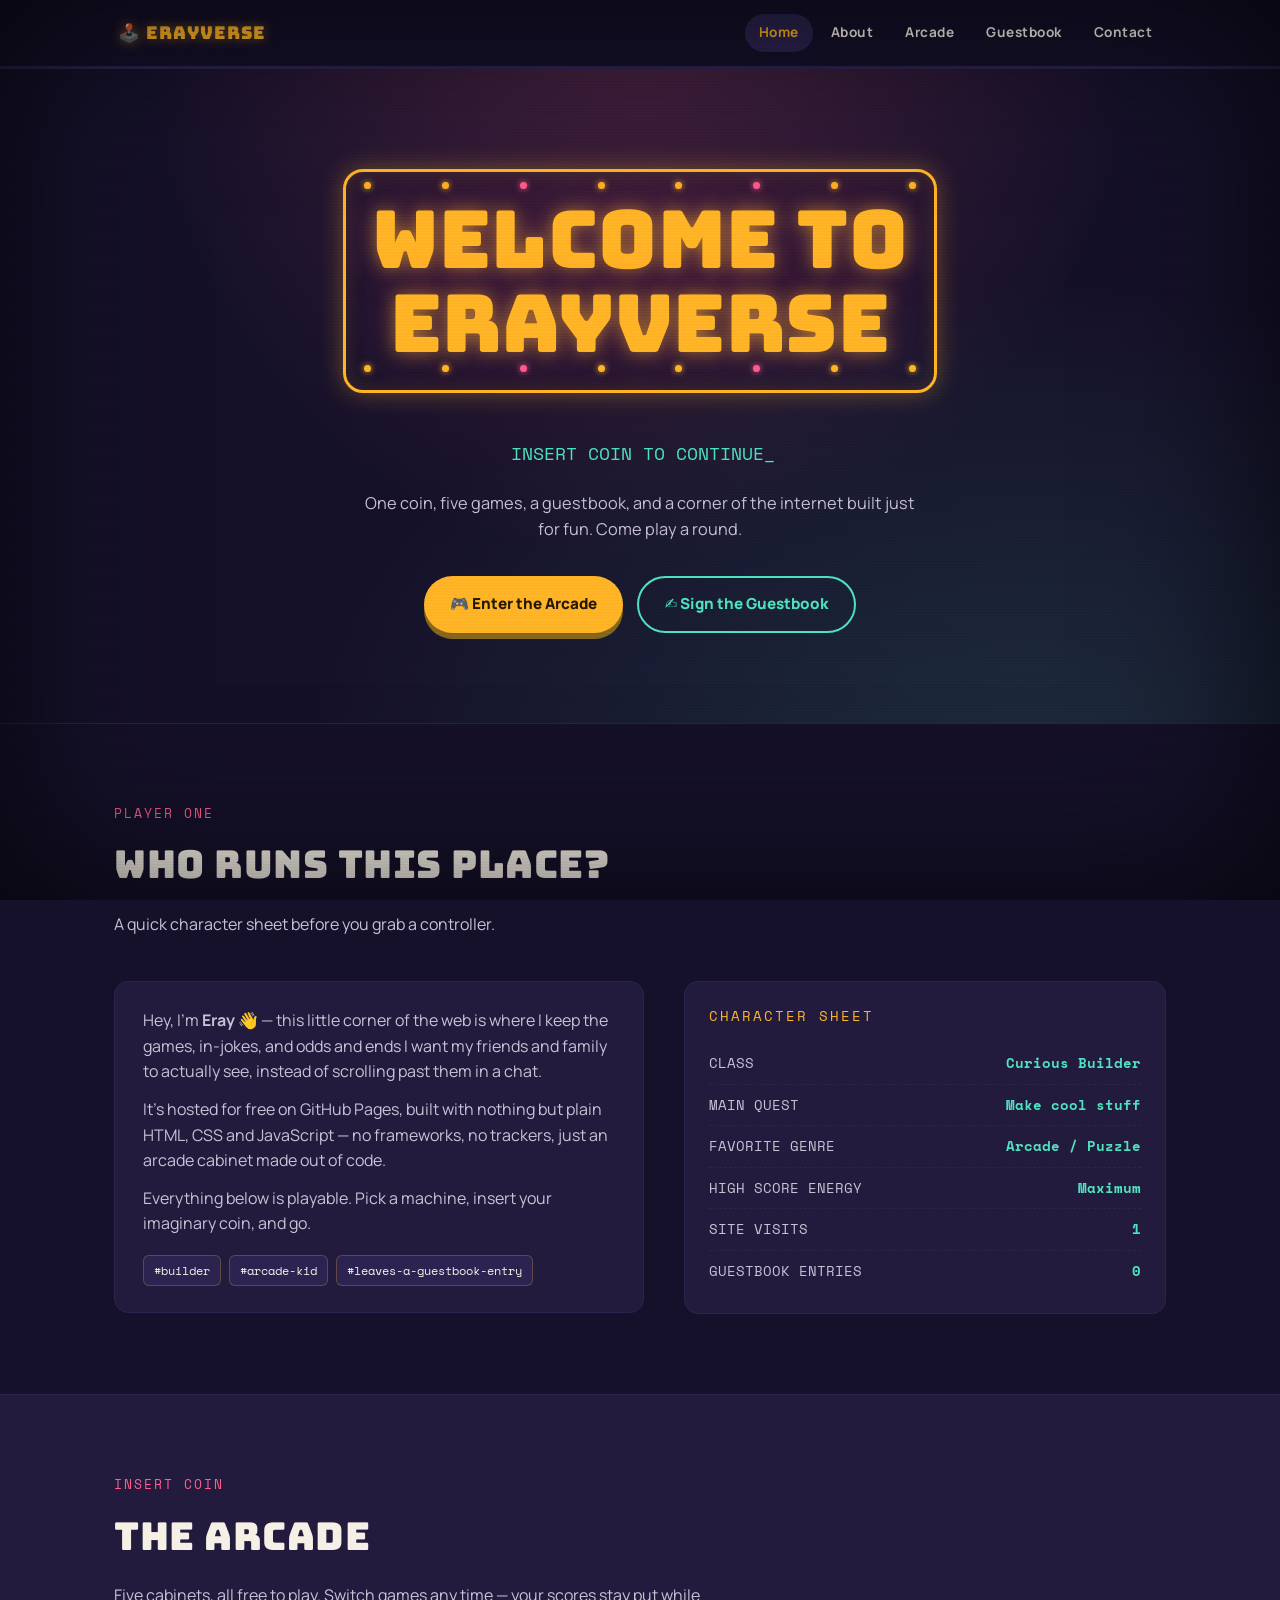
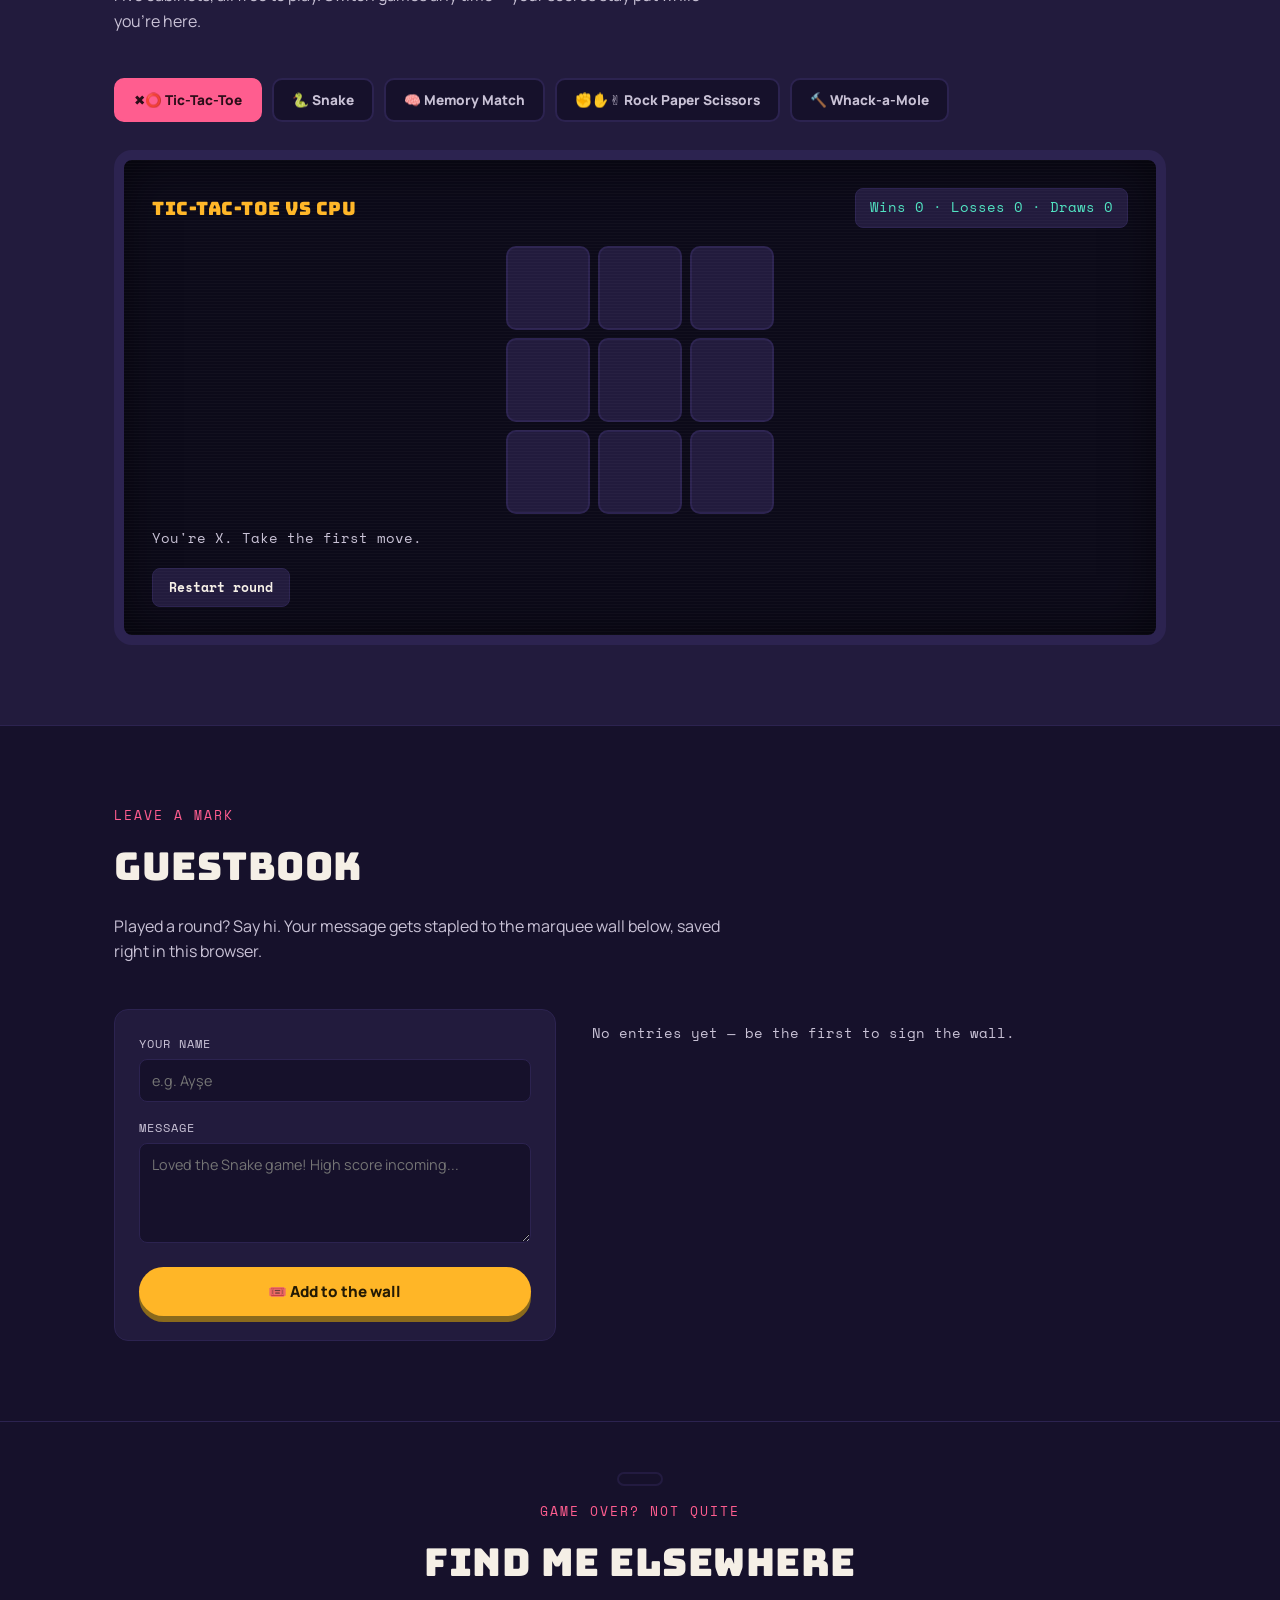
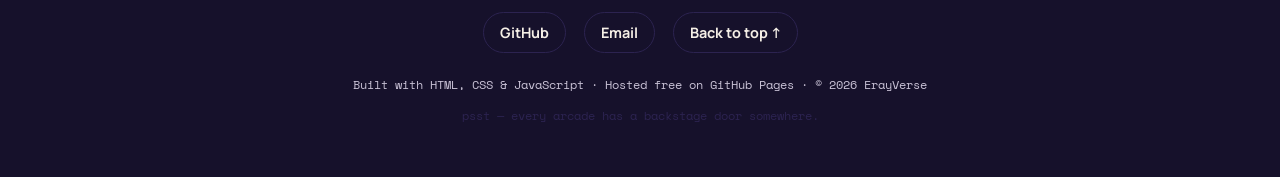
<file: index_2.html>
<!DOCTYPE html>
<html lang="en">
<head>
<meta charset="UTF-8">
<meta name="viewport" content="width=device-width, initial-scale=1.0">
<title>ErayVerse — Arcade &amp; Hangout</title>
<meta name="description" content="Eray's personal arcade: games, guestbook, and a few secrets.">
<link rel="icon" href="data:image/svg+xml,<svg xmlns=%22http://www.w3.org/2000/svg%22 viewBox=%220 0 100 100%22><text y=%22.9em%22 font-size=%2290%22>🕹️</text></svg>">
<link rel="preconnect" href="https://fonts.googleapis.com">
<link rel="preconnect" href="https://fonts.gstatic.com" crossorigin>
<link href="https://fonts.googleapis.com/css2?family=Bungee&family=Manrope:wght@400;500;700;800&family=Space+Mono:wght@400;700&display=swap" rel="stylesheet">
<style>
  :root{
    --ink:#16112B;
    --ink-2:#221B3D;
    --ink-3:#2C2350;
    --marquee:#FFB627;
    --marquee-dim:#8a6a1c;
    --ticket:#FF5D8F;
    --cyan:#4FE3C1;
    --paper:#F5EFE6;
    --paper-dim:#c9c2d6;
    --danger:#FF5D5D;
    --font-display:'Bungee', 'Arial Black', sans-serif;
    --font-body:'Manrope', system-ui, -apple-system, sans-serif;
    --font-mono:'Space Mono', 'Courier New', monospace;
    --radius:14px;
    --shadow-glow: 0 0 24px rgba(255,182,39,0.35);
  }

  *{box-sizing:border-box;}
  html{scroll-behavior:smooth;}
  @media (prefers-reduced-motion: reduce){
    html{scroll-behavior:auto;}
    *{animation-duration:0.001ms !important; animation-iteration-count:1 !important; transition-duration:0.001ms !important;}
  }

  body{
    margin:0;
    background:var(--ink);
    color:var(--paper);
    font-family:var(--font-body);
    line-height:1.6;
    overflow-x:hidden;
  }

  ::selection{ background:var(--ticket); color:var(--ink); }

  a{ color:var(--cyan); }

  h1,h2,h3{ font-family:var(--font-display); font-weight:400; text-wrap:balance; letter-spacing:0.5px; margin:0; }

  .container{ max-width:1100px; margin:0 auto; padding:0 24px; }

  /* scanline overlay */
  .scanlines{
    position:fixed; inset:0; pointer-events:none; z-index:9999;
    background:repeating-linear-gradient(
      to bottom,
      rgba(0,0,0,0.14) 0px,
      rgba(0,0,0,0.14) 1px,
      transparent 2px,
      transparent 3px
    );
    mix-blend-mode:overlay;
    opacity:0.5;
  }
  .vignette{
    position:fixed; inset:0; pointer-events:none; z-index:9998;
    box-shadow: inset 0 0 180px rgba(0,0,0,0.75);
  }

  /* NAV */
  nav{
    position:sticky; top:0; z-index:100;
    background:rgba(22,17,43,0.9);
    backdrop-filter:blur(6px);
    border-bottom:3px solid var(--ink-3);
  }
  .navwrap{
    display:flex; align-items:center; justify-content:space-between;
    padding:14px 24px; max-width:1100px; margin:0 auto; gap:16px;
  }
  .logo{
    font-family:var(--font-display); color:var(--marquee); font-size:1.1rem;
    background:none; border:none; cursor:pointer; letter-spacing:1px;
    text-shadow:0 0 12px rgba(255,182,39,0.5);
    padding:6px 4px; user-select:none;
  }
  .navlinks{ display:flex; gap:4px; list-style:none; margin:0; padding:0; flex-wrap:wrap; }
  .navlinks a{
    display:inline-block; padding:8px 14px; border-radius:999px;
    color:var(--paper); text-decoration:none; font-weight:700; font-size:0.85rem;
    letter-spacing:0.5px; transition:background 0.2s, color 0.2s;
  }
  .navlinks a:hover, .navlinks a.active{ background:var(--ink-3); color:var(--marquee); }

  /* HERO */
  .hero{
    position:relative;
    padding:100px 24px 90px;
    text-align:center;
    background:
      radial-gradient(ellipse at 50% -10%, rgba(255,93,143,0.22), transparent 55%),
      radial-gradient(ellipse at 80% 110%, rgba(79,227,193,0.14), transparent 50%);
    border-bottom:1px solid var(--ink-3);
    overflow:hidden;
  }
  .marquee-frame{
    display:inline-block; padding:10px 8px; border-radius:20px;
    border:3px solid var(--marquee);
    box-shadow:var(--shadow-glow), inset 0 0 20px rgba(255,182,39,0.15);
    margin-bottom:28px;
  }
  .marquee-frame .bulbs{
    display:flex; justify-content:space-between; padding:0 10px 8px;
  }
  .bulb{
    width:7px; height:7px; border-radius:50%; background:var(--marquee);
    box-shadow:0 0 6px var(--marquee);
    animation:blink 1.6s infinite;
  }
  .bulb:nth-child(odd){ animation-delay:0.3s; }
  .bulb:nth-child(3n){ animation-delay:0.6s; background:var(--ticket); box-shadow:0 0 6px var(--ticket); }
  @keyframes blink{ 0%,100%{opacity:1;} 50%{opacity:0.25;} }

  .hero h1{
    font-size:clamp(2.4rem, 7vw, 5rem);
    color:var(--marquee);
    text-shadow:0 0 18px rgba(255,182,39,0.55), 0 0 46px rgba(255,93,143,0.25);
    line-height:1.05;
    padding:0 18px;
  }
  .hero .sub{
    font-family:var(--font-mono); color:var(--cyan);
    font-size:clamp(0.95rem, 2vw, 1.15rem);
    margin-top:18px; min-height:1.6em;
  }
  .hero .sub .cursor{ display:inline-block; width:0.5ch; animation:caret 1s steps(2) infinite; }
  @keyframes caret{ 50%{opacity:0;} }

  .hero p.lede{
    max-width:560px; margin:22px auto 0; color:var(--paper-dim); font-size:1.02rem;
  }

  .cta-row{ display:flex; gap:14px; justify-content:center; flex-wrap:wrap; margin-top:34px; }
  .btn{
    font-family:var(--font-body); font-weight:800; font-size:0.95rem;
    padding:14px 26px; border-radius:999px; border:none; cursor:pointer;
    text-decoration:none; display:inline-flex; align-items:center; gap:8px;
    transition:transform 0.15s ease, box-shadow 0.15s ease;
  }
  .btn:active{ transform:translateY(2px); }
  .btn-primary{ background:var(--marquee); color:#241a04; box-shadow:0 6px 0 var(--marquee-dim); }
  .btn-primary:hover{ transform:translateY(-2px); box-shadow:0 8px 0 var(--marquee-dim); }
  .btn-primary:active{ box-shadow:0 2px 0 var(--marquee-dim); }
  .btn-ghost{ background:transparent; color:var(--cyan); border:2px solid var(--cyan); }
  .btn-ghost:hover{ background:rgba(79,227,193,0.1); }

  /* SECTIONS */
  section{ padding:80px 24px; }
  .eyebrow{
    font-family:var(--font-mono); color:var(--ticket); font-size:0.8rem;
    letter-spacing:2px; text-transform:uppercase; margin-bottom:10px; display:block;
  }
  .section-title{ font-size:clamp(1.6rem, 4vw, 2.4rem); margin-bottom:14px; color:var(--paper); }
  .section-intro{ color:var(--paper-dim); max-width:620px; margin-bottom:44px; }

  /* ABOUT */
  .about-grid{ display:grid; grid-template-columns:1.1fr 1fr; gap:40px; align-items:start; }
  @media (max-width:760px){ .about-grid{ grid-template-columns:1fr; } }
  .bio-card{
    background:var(--ink-2); border:1px solid var(--ink-3); border-radius:var(--radius);
    padding:26px 28px;
  }
  .bio-card p{ color:var(--paper-dim); margin:0 0 12px; }
  .bio-card p:last-child{ margin-bottom:0; }
  .stat-sheet{
    background:var(--ink-2); border:1px solid var(--ink-3); border-radius:var(--radius);
    padding:22px 24px; font-family:var(--font-mono);
  }
  .stat-sheet h3{ font-family:var(--font-mono); font-size:0.9rem; color:var(--marquee); letter-spacing:2px; margin-bottom:16px; text-transform:uppercase; }
  .stat-row{ display:flex; justify-content:space-between; padding:9px 0; border-bottom:1px dashed var(--ink-3); font-size:0.88rem; }
  .stat-row:last-child{ border-bottom:none; }
  .stat-row .k{ color:var(--paper-dim); }
  .stat-row .v{ color:var(--cyan); font-weight:700; }
  .tag-row{ display:flex; flex-wrap:wrap; gap:8px; margin-top:18px; }
  .tag{
    font-family:var(--font-mono); font-size:0.75rem; padding:5px 10px; border-radius:6px;
    background:var(--ink-3); color:var(--paper); border:1px solid rgba(255,182,39,0.25);
  }

  /* ARCADE */
  .arcade{ background:var(--ink-2); border-top:1px solid var(--ink-3); border-bottom:1px solid var(--ink-3); }
  .game-tabs{ display:flex; gap:10px; flex-wrap:wrap; margin-bottom:28px; }
  .game-tab{
    font-family:var(--font-body); font-weight:800; font-size:0.85rem;
    padding:11px 18px; border-radius:10px; border:2px solid var(--ink-3);
    background:var(--ink); color:var(--paper-dim); cursor:pointer;
    transition:all 0.15s ease;
  }
  .game-tab[data-color="ticket"].active{ background:var(--ticket); border-color:var(--ticket); color:#2b0d18; }
  .game-tab[data-color="marquee"].active{ background:var(--marquee); border-color:var(--marquee); color:#241a04; }
  .game-tab[data-color="cyan"].active{ background:var(--cyan); border-color:var(--cyan); color:#062621; }
  .game-tab[data-color="paper"].active{ background:var(--paper); border-color:var(--paper); color:var(--ink); }
  .game-tab[data-color="danger"].active{ background:var(--danger); border-color:var(--danger); color:#2b0d0d; }
  .game-tab:hover{ transform:translateY(-1px); }

  .screen{
    position:relative;
    background:#0c0a19;
    border:10px solid var(--ink-3);
    border-radius:18px;
    padding:28px;
    min-height:420px;
    box-shadow:inset 0 0 50px rgba(0,0,0,0.6);
  }
  .screen::before{
    content:''; position:absolute; inset:0; border-radius:8px; pointer-events:none;
    background:repeating-linear-gradient(to bottom, rgba(255,255,255,0.025) 0 1px, transparent 1px 3px);
  }
  .game-panel{ display:none; }
  .game-panel.active{ display:block; }
  .game-head{ display:flex; justify-content:space-between; align-items:center; flex-wrap:wrap; gap:10px; margin-bottom:18px; }
  .game-head h3{ font-family:var(--font-display); font-size:1.15rem; color:var(--marquee); }
  .score-pill{
    font-family:var(--font-mono); background:var(--ink-2); border:1px solid var(--ink-3);
    padding:8px 14px; border-radius:8px; font-size:0.85rem; color:var(--cyan);
  }
  .game-msg{ font-family:var(--font-mono); color:var(--paper-dim); font-size:0.85rem; min-height:1.4em; margin-top:14px; }

  /* tic tac toe */
  .ttt-board{ display:grid; grid-template-columns:repeat(3, 84px); gap:8px; justify-content:center; }
  .ttt-cell{
    width:84px; height:84px; background:var(--ink-2); border:2px solid var(--ink-3);
    border-radius:10px; font-family:var(--font-display); font-size:2rem;
    color:var(--paper); cursor:pointer; display:flex; align-items:center; justify-content:center;
  }
  .ttt-cell:hover:not(:disabled){ border-color:var(--marquee); }
  .ttt-cell[data-mark="X"]{ color:var(--ticket); }
  .ttt-cell[data-mark="O"]{ color:var(--cyan); }

  /* snake */
  #snakeCanvas{ display:block; margin:0 auto; background:#0a0817; border-radius:8px; border:2px solid var(--ink-3); max-width:100%; }

  /* memory */
  .memory-grid{ display:grid; grid-template-columns:repeat(4, 74px); gap:8px; justify-content:center; }
  @media (max-width:480px){ .memory-grid{ grid-template-columns:repeat(4, 60px); } .mem-card{ width:60px !important; height:60px !important; font-size:1.4rem !important; } }
  .mem-card{
    width:74px; height:74px; border-radius:10px; cursor:pointer;
    background:var(--ink-2); border:2px solid var(--ink-3);
    display:flex; align-items:center; justify-content:center; font-size:1.7rem;
    transition:transform 0.15s ease;
  }
  .mem-card.flipped, .mem-card.matched{ background:var(--ink-3); border-color:var(--marquee); }
  .mem-card.matched{ opacity:0.5; }

  /* rps */
  .rps-row{ display:flex; gap:16px; justify-content:center; flex-wrap:wrap; }
  .rps-btn{
    font-size:2.4rem; width:88px; height:88px; border-radius:16px;
    background:var(--ink-2); border:2px solid var(--ink-3); cursor:pointer;
  }
  .rps-btn:hover{ border-color:var(--ticket); transform:translateY(-2px); }
  .rps-result{ text-align:center; margin-top:20px; font-family:var(--font-mono); font-size:1.05rem; color:var(--marquee); min-height:1.6em; }

  /* whack a mole */
  .mole-grid{ display:grid; grid-template-columns:repeat(3, 90px); gap:12px; justify-content:center; }
  @media (max-width:480px){ .mole-grid{ grid-template-columns:repeat(3, 74px); } .mole-hole{ width:74px !important; height:74px !important; } }
  .mole-hole{
    width:90px; height:90px; border-radius:50%; background:radial-gradient(circle at 50% 40%, #1c1730, #05040a);
    border:3px solid var(--ink-3); display:flex; align-items:center; justify-content:center;
    font-size:2.2rem; cursor:pointer; overflow:hidden; user-select:none;
  }
  .mole-hole.up{ border-color:var(--marquee); }

  .game-controls{ display:flex; gap:10px; margin-top:18px; flex-wrap:wrap; }
  .btn-small{
    font-family:var(--font-mono); font-weight:700; font-size:0.8rem; padding:9px 16px;
    border-radius:8px; border:1px solid var(--ink-3); background:var(--ink-2); color:var(--paper);
    cursor:pointer;
  }
  .btn-small:hover{ border-color:var(--cyan); color:var(--cyan); }

  /* GUESTBOOK */
  .guestbook-grid{ display:grid; grid-template-columns:1fr 1.3fr; gap:36px; }
  @media (max-width:760px){ .guestbook-grid{ grid-template-columns:1fr; } }
  .gb-form{ background:var(--ink-2); border:1px solid var(--ink-3); border-radius:var(--radius); padding:24px; }
  .gb-form label{ display:block; font-family:var(--font-mono); font-size:0.75rem; color:var(--paper-dim); letter-spacing:1px; text-transform:uppercase; margin-bottom:6px; }
  .gb-form input, .gb-form textarea{
    width:100%; background:var(--ink); border:1px solid var(--ink-3); border-radius:8px;
    color:var(--paper); padding:11px 12px; font-family:var(--font-body); font-size:0.9rem;
    margin-bottom:16px; resize:vertical;
  }
  .gb-form input:focus, .gb-form textarea:focus, button:focus-visible, a:focus-visible{
    outline:2px solid var(--cyan); outline-offset:2px;
  }
  .gb-list{ display:flex; flex-direction:column; gap:12px; max-height:420px; overflow-y:auto; padding-right:4px; }
  .ticket-stub{
    position:relative; background:var(--ink-2); border:1px dashed var(--marquee-dim);
    border-radius:10px; padding:14px 16px; font-size:0.9rem;
  }
  .ticket-stub .name{ font-weight:800; color:var(--marquee); font-family:var(--font-mono); font-size:0.85rem; }
  .ticket-stub .msg{ color:var(--paper-dim); margin-top:4px; }
  .ticket-stub .del{
    position:absolute; top:8px; right:10px; background:none; border:none; color:var(--danger);
    cursor:pointer; font-size:0.75rem; font-family:var(--font-mono); display:none;
  }
  body.owner-mode .ticket-stub .del{ display:block; }
  .empty-note{ color:var(--paper-dim); font-family:var(--font-mono); font-size:0.85rem; }

  /* FOOTER */
  footer{ padding:50px 24px 40px; text-align:center; border-top:1px solid var(--ink-3); }
  .social-row{ display:flex; gap:18px; justify-content:center; margin-bottom:22px; flex-wrap:wrap; }
  .social-row a{ text-decoration:none; color:var(--paper); font-weight:700; font-size:0.9rem; padding:8px 16px; border:1px solid var(--ink-3); border-radius:999px; }
  .social-row a:hover{ border-color:var(--cyan); color:var(--cyan); }
  .coin-slot{
    width:46px; height:14px; background:var(--ink); border:2px solid var(--ink-3); border-radius:8px;
    margin:0 auto 16px; cursor:pointer; opacity:0.6;
  }
  .coin-slot:hover{ opacity:1; border-color:var(--marquee); }
  footer .fine{ color:var(--paper-dim); font-size:0.78rem; font-family:var(--font-mono); }
  footer .hint{ margin-top:10px; font-size:0.72rem; color:var(--ink-3); font-family:var(--font-mono); }

  /* MODALS */
  .modal-overlay{
    display:none; position:fixed; inset:0; background:rgba(8,6,17,0.82); z-index:1000;
    align-items:center; justify-content:center; padding:20px; backdrop-filter:blur(3px);
  }
  .modal-overlay.open{ display:flex; }
  .modal{
    background:var(--ink-2); border:2px solid var(--marquee); border-radius:16px;
    padding:30px; max-width:420px; width:100%; box-shadow:0 0 40px rgba(255,182,39,0.25);
    max-height:88vh; overflow-y:auto;
  }
  .modal h2{ font-size:1.2rem; color:var(--marquee); margin-bottom:6px; }
  .modal p.hint{ color:var(--paper-dim); font-size:0.82rem; margin:0 0 18px; }
  .modal input[type="password"], .modal input[type="text"], .modal textarea{
    width:100%; background:var(--ink); border:1px solid var(--ink-3); border-radius:8px;
    color:var(--paper); padding:11px 12px; font-family:var(--font-mono); font-size:0.95rem; margin-bottom:12px;
  }
  .modal.shake{ animation:shake 0.4s; }
  @keyframes shake{ 20%,60%{ transform:translateX(-8px); } 40%,80%{ transform:translateX(8px); } }
  .modal-close{ float:right; background:none; border:none; color:var(--paper-dim); font-size:1.3rem; cursor:pointer; line-height:1; }
  .modal-close:hover{ color:var(--danger); }
  .error-text{ color:var(--danger); font-size:0.8rem; font-family:var(--font-mono); min-height:1.2em; margin:-4px 0 10px; }

  /* OWNER PANEL */
  .owner-tabs{ display:flex; gap:6px; margin-bottom:16px; flex-wrap:wrap; }
  .owner-tab{
    font-family:var(--font-mono); font-size:0.72rem; padding:7px 11px; border-radius:6px;
    background:var(--ink); border:1px solid var(--ink-3); color:var(--paper-dim); cursor:pointer;
  }
  .owner-tab.active{ background:var(--marquee); color:#241a04; border-color:var(--marquee); }
  .owner-pane{ display:none; }
  .owner-pane.active{ display:block; }
  .owner-stat{ display:flex; justify-content:space-between; font-family:var(--font-mono); font-size:0.85rem; padding:8px 0; border-bottom:1px dashed var(--ink-3); }
  .owner-list-item{ display:flex; justify-content:space-between; align-items:center; font-size:0.82rem; padding:8px 0; border-bottom:1px solid var(--ink-3); gap:8px; }
  .owner-list-item button{ background:none; border:none; color:var(--danger); cursor:pointer; font-family:var(--font-mono); font-size:0.72rem; flex-shrink:0; }
  .toast{
    position:fixed; bottom:24px; left:50%; transform:translateX(-50%) translateY(20px);
    background:var(--marquee); color:#241a04; font-weight:800; font-family:var(--font-body);
    padding:12px 22px; border-radius:999px; z-index:2000; font-size:0.85rem;
    opacity:0; transition:opacity 0.25s ease, transform 0.25s ease; pointer-events:none;
  }
  .toast.show{ opacity:1; transform:translateX(-50%) translateY(0); }

  #confettiCanvas{ position:fixed; inset:0; pointer-events:none; z-index:1500; }

  .sr-only{ position:absolute; width:1px; height:1px; padding:0; margin:-1px; overflow:hidden; clip:rect(0,0,0,0); white-space:nowrap; border:0; }
</style>
</head>
<body>

<div class="scanlines" aria-hidden="true"></div>
<div class="vignette" aria-hidden="true"></div>
<canvas id="confettiCanvas" aria-hidden="true"></canvas>

<nav>
  <div class="navwrap">
    <button class="logo" id="logoBtn" title="ErayVerse">🕹️ ERAYVERSE</button>
    <ul class="navlinks">
      <li><a href="#home">Home</a></li>
      <li><a href="#about">About</a></li>
      <li><a href="#arcade">Arcade</a></li>
      <li><a href="#guestbook">Guestbook</a></li>
      <li><a href="#contact">Contact</a></li>
    </ul>
  </div>
</nav>

<header class="hero" id="home">
  <div class="marquee-frame">
    <div class="bulbs" aria-hidden="true">
      <span class="bulb"></span><span class="bulb"></span><span class="bulb"></span><span class="bulb"></span>
      <span class="bulb"></span><span class="bulb"></span><span class="bulb"></span><span class="bulb"></span>
    </div>
    <h1>WELCOME TO<br>ERAYVERSE</h1>
    <div class="bulbs" aria-hidden="true">
      <span class="bulb"></span><span class="bulb"></span><span class="bulb"></span><span class="bulb"></span>
      <span class="bulb"></span><span class="bulb"></span><span class="bulb"></span><span class="bulb"></span>
    </div>
  </div>
  <p class="sub" id="typedTagline"><span id="typedText"></span><span class="cursor">_</span></p>
  <p class="lede" id="heroLede">One coin, five games, a guestbook, and a corner of the internet built just for fun. Come play a round.</p>
  <div class="cta-row">
    <a href="#arcade" class="btn btn-primary">🎮 Enter the Arcade</a>
    <a href="#guestbook" class="btn btn-ghost">✍️ Sign the Guestbook</a>
  </div>
</header>

<section id="about">
  <div class="container">
    <span class="eyebrow">Player One</span>
    <h2 class="section-title">Who runs this place?</h2>
    <p class="section-intro">A quick character sheet before you grab a controller.</p>
    <div class="about-grid">
      <div class="bio-card">
        <p>Hey, I'm <strong>Eray</strong> 👋 — this little corner of the web is where I keep the games, in-jokes, and odds and ends I want my friends and family to actually see, instead of scrolling past them in a chat.</p>
        <p>It's hosted for free on GitHub Pages, built with nothing but plain HTML, CSS and JavaScript — no frameworks, no trackers, just an arcade cabinet made out of code.</p>
        <p>Everything below is playable. Pick a machine, insert your imaginary coin, and go.</p>
        <div class="tag-row">
          <span class="tag">#builder</span>
          <span class="tag">#arcade-kid</span>
          <span class="tag">#leaves-a-guestbook-entry</span>
        </div>
      </div>
      <div class="stat-sheet">
        <h3>Character Sheet</h3>
        <div class="stat-row"><span class="k">CLASS</span><span class="v">Curious Builder</span></div>
        <div class="stat-row"><span class="k">MAIN QUEST</span><span class="v">Make cool stuff</span></div>
        <div class="stat-row"><span class="k">FAVORITE GENRE</span><span class="v">Arcade / Puzzle</span></div>
        <div class="stat-row"><span class="k">HIGH SCORE ENERGY</span><span class="v">Maximum</span></div>
        <div class="stat-row"><span class="k">SITE VISITS</span><span class="v" id="visitCount">—</span></div>
        <div class="stat-row"><span class="k">GUESTBOOK ENTRIES</span><span class="v" id="gbCountStat">—</span></div>
      </div>
    </div>
  </div>
</section>

<section class="arcade" id="arcade">
  <div class="container">
    <span class="eyebrow">Insert Coin</span>
    <h2 class="section-title">The Arcade</h2>
    <p class="section-intro">Five cabinets, all free to play. Switch games any time — your scores stay put while you're here.</p>

    <div class="game-tabs" role="tablist" aria-label="Choose a game">
      <button class="game-tab active" data-color="ticket" data-game="ttt">✖️⭕ Tic-Tac-Toe</button>
      <button class="game-tab" data-color="marquee" data-game="snake">🐍 Snake</button>
      <button class="game-tab" data-color="cyan" data-game="memory">🧠 Memory Match</button>
      <button class="game-tab" data-color="paper" data-game="rps">✊✋✌️ Rock Paper Scissors</button>
      <button class="game-tab" data-color="danger" data-game="mole">🔨 Whack-a-Mole</button>
    </div>

    <div class="screen">
      <!-- TIC TAC TOE -->
      <div class="game-panel active" id="panel-ttt">
        <div class="game-head">
          <h3>Tic-Tac-Toe vs CPU</h3>
          <span class="score-pill">Wins <span id="tttWins">0</span> · Losses <span id="tttLosses">0</span> · Draws <span id="tttDraws">0</span></span>
        </div>
        <div class="ttt-board" id="tttBoard"></div>
        <p class="game-msg" id="tttMsg">You're X. Take the first move.</p>
        <div class="game-controls"><button class="btn-small" id="tttReset">Restart round</button></div>
      </div>

      <!-- SNAKE -->
      <div class="game-panel" id="panel-snake">
        <div class="game-head">
          <h3>Snake</h3>
          <span class="score-pill">Score <span id="snakeScore">0</span> · Best <span id="snakeBest">0</span></span>
        </div>
        <canvas id="snakeCanvas" width="360" height="360"></canvas>
        <p class="game-msg" id="snakeMsg">Arrow keys or swipe to move. Tap start to begin.</p>
        <div class="game-controls">
          <button class="btn-small" id="snakeStart">Start / Restart</button>
          <button class="btn-small" id="snakeUp">↑</button>
          <button class="btn-small" id="snakeLeft">←</button>
          <button class="btn-small" id="snakeDown">↓</button>
          <button class="btn-small" id="snakeRight">→</button>
        </div>
      </div>

      <!-- MEMORY -->
      <div class="game-panel" id="panel-memory">
        <div class="game-head">
          <h3>Memory Match</h3>
          <span class="score-pill">Moves <span id="memMoves">0</span> · Best <span id="memBest">—</span></span>
        </div>
        <div class="memory-grid" id="memGrid"></div>
        <p class="game-msg" id="memMsg">Flip two cards to find a pair.</p>
        <div class="game-controls"><button class="btn-small" id="memReset">Shuffle new game</button></div>
      </div>

      <!-- RPS -->
      <div class="game-panel" id="panel-rps">
        <div class="game-head">
          <h3>Rock, Paper, Scissors</h3>
          <span class="score-pill">You <span id="rpsWins">0</span> · CPU <span id="rpsLosses">0</span> · Ties <span id="rpsTies">0</span></span>
        </div>
        <div class="rps-row">
          <button class="rps-btn" data-choice="rock">✊</button>
          <button class="rps-btn" data-choice="paper">✋</button>
          <button class="rps-btn" data-choice="scissors">✌️</button>
        </div>
        <p class="rps-result" id="rpsResult">Make your move.</p>
        <div class="game-controls" style="justify-content:center;"><button class="btn-small" id="rpsReset">Reset score</button></div>
      </div>

      <!-- MOLE -->
      <div class="game-panel" id="panel-mole">
        <div class="game-head">
          <h3>Whack-a-Mole</h3>
          <span class="score-pill">Score <span id="moleScore">0</span> · Time <span id="moleTime">30</span>s · Best <span id="moleBest">0</span></span>
        </div>
        <div class="mole-grid" id="moleGrid"></div>
        <p class="game-msg" id="moleMsg">Hit start, then whack the moles before time runs out.</p>
        <div class="game-controls"><button class="btn-small" id="moleStart">Start round</button></div>
      </div>
    </div>
  </div>
</section>

<section id="guestbook">
  <div class="container">
    <span class="eyebrow">Leave A Mark</span>
    <h2 class="section-title">Guestbook</h2>
    <p class="section-intro">Played a round? Say hi. Your message gets stapled to the marquee wall below, saved right in this browser.</p>
    <div class="guestbook-grid">
      <form class="gb-form" id="gbForm">
        <label for="gbName">Your name</label>
        <input type="text" id="gbName" maxlength="30" placeholder="e.g. Ayşe" required>
        <label for="gbMsg">Message</label>
        <textarea id="gbMsg" rows="4" maxlength="200" placeholder="Loved the Snake game! High score incoming..." required></textarea>
        <button type="submit" class="btn btn-primary" style="width:100%; justify-content:center;">🎟️ Add to the wall</button>
      </form>
      <div>
        <div class="gb-list" id="gbList"></div>
      </div>
    </div>
  </div>
</section>

<footer id="contact">
  <div class="coin-slot" id="coinSlot" title="?" aria-hidden="true"></div>
  <span class="eyebrow">Game Over? Not Quite</span>
  <h2 class="section-title" style="margin-bottom:18px;">Find Me Elsewhere</h2>
  <div class="social-row">
    <a href="https://github.com/" target="_blank" rel="noopener">GitHub</a>
    <a href="mailto:hello@example.com">Email</a>
    <a href="#home">Back to top ↑</a>
  </div>
  <p class="fine">Built with HTML, CSS &amp; JavaScript · Hosted free on GitHub Pages · © <span id="year"></span> ErayVerse</p>
  <p class="hint">psst — every arcade has a backstage door somewhere.</p>
</footer>

<!-- OWNER LOGIN MODAL -->
<div class="modal-overlay" id="loginOverlay">
  <div class="modal" id="loginModal">
    <button class="modal-close" id="loginClose" aria-label="Close">✕</button>
    <h2>🔒 Backstage Access</h2>
    <p class="hint">This area is for the owner only. Know the password?</p>
    <form id="loginForm">
      <input type="password" id="ownerPassword" placeholder="Password" autocomplete="off">
      <div class="error-text" id="loginError"></div>
      <button type="submit" class="btn btn-primary" style="width:100%; justify-content:center;">Unlock</button>
    </form>
  </div>
</div>

<!-- OWNER PANEL MODAL -->
<div class="modal-overlay" id="ownerOverlay">
  <div class="modal" style="max-width:480px;">
    <button class="modal-close" id="ownerClose" aria-label="Close">✕</button>
    <h2>🎛️ Owner Panel</h2>
    <p class="hint">Welcome back, boss. Nothing here leaves this browser.</p>

    <div class="owner-tabs">
      <button class="owner-tab active" data-pane="stats">Stats</button>
      <button class="owner-tab" data-pane="content">Edit Content</button>
      <button class="owner-tab" data-pane="guestbook">Guestbook</button>
      <button class="owner-tab" data-pane="tools">Tools</button>
    </div>

    <div class="owner-pane active" id="pane-stats">
      <div class="owner-stat"><span>Total visits (this browser)</span><span id="ownerVisits">0</span></div>
      <div class="owner-stat"><span>Guestbook entries</span><span id="ownerGbCount">0</span></div>
      <div class="owner-stat"><span>Tic-Tac-Toe record</span><span id="ownerTtt">0-0-0</span></div>
      <div class="owner-stat"><span>Snake best score</span><span id="ownerSnakeBest">0</span></div>
      <div class="owner-stat"><span>Whack-a-Mole best</span><span id="ownerMoleBest">0</span></div>
    </div>

    <div class="owner-pane" id="pane-content">
      <label class="hint" style="display:block; margin-bottom:6px;">Hero tagline (typed intro)</label>
      <input type="text" id="editTagline" maxlength="80">
      <label class="hint" style="display:block; margin-bottom:6px;">Hero subtext</label>
      <textarea id="editLede" rows="3" maxlength="220"></textarea>
      <button class="btn btn-primary" id="saveContent" style="width:100%; justify-content:center;">Save changes</button>
    </div>

    <div class="owner-pane" id="pane-guestbook">
      <p class="hint">Delete controls are now visible on every wall entry too. Or clear it all here:</p>
      <div id="ownerGbList" style="max-height:220px; overflow-y:auto;"></div>
      <button class="btn-small" id="clearGbBtn" style="margin-top:12px; color:var(--danger); border-color:var(--danger);">Clear entire guestbook</button>
    </div>

    <div class="owner-pane" id="pane-tools">
      <p class="hint">Just for fun:</p>
      <div class="game-controls">
        <button class="btn-small" id="confettiBtn">🎉 Launch confetti</button>
        <button class="btn-small" id="resetSiteBtn" style="color:var(--danger); border-color:var(--danger);">Reset all site data</button>
        <button class="btn-small" id="logoutBtn">🚪 Log out</button>
      </div>
    </div>
  </div>
</div>

<div class="toast" id="toast"></div>

<script>
(function(){
  "use strict";

  /* ---------- helpers ---------- */
  var LS = {
    get: function(key, fallback){
      try{
        var raw = localStorage.getItem(key);
        return raw === null ? fallback : JSON.parse(raw);
      }catch(e){ return fallback; }
    },
    set: function(key, value){
      try{ localStorage.setItem(key, JSON.stringify(value)); }catch(e){}
    }
  };
  var PREFIX = 'erayverse_';
  function k(name){ return PREFIX + name; }

  function toast(msg){
    var t = document.getElementById('toast');
    t.textContent = msg;
    t.classList.add('show');
    clearTimeout(toast._timer);
    toast._timer = setTimeout(function(){ t.classList.remove('show'); }, 2200);
  }

  document.getElementById('year').textContent = new Date().getFullYear();

  /* ---------- visit counter ---------- */
  var visits = LS.get(k('visits'), 0) + 1;
  LS.set(k('visits'), visits);
  document.getElementById('visitCount').textContent = visits;

  /* ---------- editable hero content ---------- */
  var DEFAULT_TAGLINE = "INSERT COIN TO CONTINUE";
  var DEFAULT_LEDE = "One coin, five games, a guestbook, and a corner of the internet built just for fun. Come play a round.";
  var tagline = LS.get(k('tagline'), DEFAULT_TAGLINE);
  var lede = LS.get(k('lede'), DEFAULT_LEDE);
  document.getElementById('heroLede').textContent = lede;

  /* typing effect */
  var typedEl = document.getElementById('typedText');
  var ti = 0;
  function typeStep(){
    if(ti <= tagline.length){
      typedEl.textContent = tagline.slice(0, ti);
      ti++;
      setTimeout(typeStep, 65);
    }
  }
  typeStep();

  /* ---------- nav active link on scroll ---------- */
  var sections = document.querySelectorAll('section[id], header[id]');
  var navLinks = document.querySelectorAll('.navlinks a');
  if('IntersectionObserver' in window){
    var obs = new IntersectionObserver(function(entries){
      entries.forEach(function(entry){
        if(entry.isIntersecting){
          navLinks.forEach(function(l){ l.classList.remove('active'); });
          var link = document.querySelector('.navlinks a[href="#' + entry.target.id + '"]');
          if(link) link.classList.add('active');
        }
      });
    }, { rootMargin: '-40% 0px -50% 0px' });
    sections.forEach(function(s){ obs.observe(s); });
  }

  /* ================= TIC TAC TOE ================= */
  (function(){
    var board = Array(9).fill(null);
    var boardEl = document.getElementById('tttBoard');
    var msgEl = document.getElementById('tttMsg');
    var stats = LS.get(k('ttt_stats'), {w:0,l:0,d:0});
    var over = false;

    function renderStats(){
      document.getElementById('tttWins').textContent = stats.w;
      document.getElementById('tttLosses').textContent = stats.l;
      document.getElementById('tttDraws').textContent = stats.d;
    }
    renderStats();

    function buildBoard(){
      boardEl.innerHTML = '';
      board.forEach(function(val, i){
        var btn = document.createElement('button');
        btn.className = 'ttt-cell';
        btn.setAttribute('aria-label', 'cell ' + (i+1));
        if(val){ btn.textContent = val; btn.dataset.mark = val; btn.disabled = true; }
        btn.addEventListener('click', function(){ playerMove(i); });
        boardEl.appendChild(btn);
      });
    }
    buildBoard();

    var LINES = [[0,1,2],[3,4,5],[6,7,8],[0,3,6],[1,4,7],[2,5,8],[0,4,8],[2,4,6]];
    function winner(b){
      for(var i=0;i<LINES.length;i++){
        var l = LINES[i];
        if(b[l[0]] && b[l[0]] === b[l[1]] && b[l[1]] === b[l[2]]) return b[l[0]];
      }
      if(b.every(function(c){ return c; })) return 'draw';
      return null;
    }

    function playerMove(i){
      if(over || board[i]) return;
      board[i] = 'X';
      buildBoard();
      var w = winner(board);
      if(w){ finish(w); return; }
      msgEl.textContent = "CPU is thinking...";
      setTimeout(cpuMove, 350);
    }

    function cpuMove(){
      if(over) return;
      var empties = board.map(function(v,i){ return v ? -1 : i; }).filter(function(i){ return i>=0; });
      // try to win, then block, else random
      var move = findBestMove('O') || findBestMove('X') || empties[Math.floor(Math.random()*empties.length)];
      board[move] = 'O';
      buildBoard();
      var w = winner(board);
      if(w){ finish(w); return; }
      msgEl.textContent = "Your move (X).";
    }

    function findBestMove(mark){
      for(var i=0;i<LINES.length;i++){
        var l = LINES[i];
        var vals = l.map(function(idx){ return board[idx]; });
        var countMark = vals.filter(function(v){ return v===mark; }).length;
        var countEmpty = vals.filter(function(v){ return !v; }).length;
        if(countMark === 2 && countEmpty === 1){
          return l[vals.indexOf(null)];
        }
      }
      return null;
    }

    function finish(w){
      over = true;
      if(w === 'X'){ msgEl.textContent = "🎉 You win! Nice one."; stats.w++; }
      else if(w === 'O'){ msgEl.textContent = "💀 CPU wins this round."; stats.l++; }
      else { msgEl.textContent = "🤝 It's a draw."; stats.d++; }
      LS.set(k('ttt_stats'), stats);
      renderStats();
    }

    document.getElementById('tttReset').addEventListener('click', function(){
      board = Array(9).fill(null);
      over = false;
      msgEl.textContent = "You're X. Take the first move.";
      buildBoard();
    });
  })();

  /* ================= SNAKE ================= */
  (function(){
    var canvas = document.getElementById('snakeCanvas');
    var ctx = canvas.getContext('2d');
    var cell = 18, cols = canvas.width/cell, rows = canvas.height/cell;
    var snake, dir, nextDir, food, score, loopId, running = false;
    var best = LS.get(k('snake_best'), 0);
    document.getElementById('snakeBest').textContent = best;

    function reset(){
      snake = [{x:8,y:9},{x:7,y:9},{x:6,y:9}];
      dir = {x:1,y:0}; nextDir = {x:1,y:0};
      score = 0;
      placeFood();
      document.getElementById('snakeScore').textContent = score;
    }
    function placeFood(){
      food = { x: Math.floor(Math.random()*cols), y: Math.floor(Math.random()*rows) };
      // avoid placing on snake
      var onSnake = snake.some(function(s){ return s.x===food.x && s.y===food.y; });
      if(onSnake) placeFood();
    }
    function draw(){
      ctx.fillStyle = '#0a0817';
      ctx.fillRect(0,0,canvas.width,canvas.height);
      ctx.fillStyle = '#FF5D8F';
      ctx.fillRect(food.x*cell+2, food.y*cell+2, cell-4, cell-4);
      snake.forEach(function(seg, i){
        ctx.fillStyle = i===0 ? '#FFB627' : '#4FE3C1';
        ctx.fillRect(seg.x*cell+1, seg.y*cell+1, cell-2, cell-2);
      });
    }
    function step(){
      dir = nextDir;
      var head = { x: snake[0].x + dir.x, y: snake[0].y + dir.y };
      if(head.x<0||head.y<0||head.x>=cols||head.y>=rows||snake.some(function(s){return s.x===head.x && s.y===head.y;})){
        gameOver();
        return;
      }
      snake.unshift(head);
      if(head.x===food.x && head.y===food.y){
        score++;
        document.getElementById('snakeScore').textContent = score;
        placeFood();
      } else {
        snake.pop();
      }
      draw();
    }
    function gameOver(){
      running = false;
      clearInterval(loopId);
      document.getElementById('snakeMsg').textContent = "Game over — score " + score + ". Hit start to try again.";
      if(score > best){
        best = score;
        LS.set(k('snake_best'), best);
        document.getElementById('snakeBest').textContent = best;
        toast('New Snake high score: ' + best + '!');
      }
    }
    function start(){
      reset();
      draw();
      running = true;
      document.getElementById('snakeMsg').textContent = "Go! Arrow keys or the buttons below.";
      clearInterval(loopId);
      loopId = setInterval(step, 130);
    }
    document.getElementById('snakeStart').addEventListener('click', start);
    reset();
    draw();

    function setDir(x,y){
      if(!running) return;
      if(dir.x === -x && dir.y === -y) return; // no reversing
      nextDir = {x:x,y:y};
    }
    document.addEventListener('keydown', function(e){
      var panel = document.getElementById('panel-snake');
      if(!panel.classList.contains('active')) return;
      if(e.key==='ArrowUp'){ setDir(0,-1); e.preventDefault(); }
      else if(e.key==='ArrowDown'){ setDir(0,1); e.preventDefault(); }
      else if(e.key==='ArrowLeft'){ setDir(-1,0); e.preventDefault(); }
      else if(e.key==='ArrowRight'){ setDir(1,0); e.preventDefault(); }
    });
    document.getElementById('snakeUp').addEventListener('click', function(){ setDir(0,-1); });
    document.getElementById('snakeDown').addEventListener('click', function(){ setDir(0,1); });
    document.getElementById('snakeLeft').addEventListener('click', function(){ setDir(-1,0); });
    document.getElementById('snakeRight').addEventListener('click', function(){ setDir(1,0); });

    window.addEventListener('erayverse:tabchange', function(e){
      if(e.detail !== 'snake' && running){
        clearInterval(loopId);
        running = false;
      }
    });
  })();

  /* ================= MEMORY MATCH ================= */
  (function(){
    var EMOJI = ['🕹️','👾','🎯','🏆','🎲','🧩','⭐','🔥'];
    var grid = document.getElementById('memGrid');
    var moves = 0, flipped = [], matched = 0, lock = false;
    var best = LS.get(k('mem_best'), null);
    document.getElementById('memBest').textContent = best === null ? '—' : best;

    function shuffle(arr){
      for(var i=arr.length-1;i>0;i--){
        var j = Math.floor(Math.random()*(i+1));
        var tmp = arr[i]; arr[i]=arr[j]; arr[j]=tmp;
      }
      return arr;
    }

    function build(){
      moves = 0; flipped = []; matched = 0; lock = false;
      document.getElementById('memMoves').textContent = moves;
      document.getElementById('memMsg').textContent = 'Flip two cards to find a pair.';
      var deck = shuffle(EMOJI.concat(EMOJI).map(function(e,i){ return {e:e, id:i}; }));
      grid.innerHTML = '';
      deck.forEach(function(item){
        var card = document.createElement('button');
        card.className = 'mem-card';
        card.dataset.emoji = item.e;
        card.textContent = '❔';
        card.addEventListener('click', function(){ flip(card); });
        grid.appendChild(card);
      });
    }

    function flip(card){
      if(lock || card.classList.contains('flipped') || card.classList.contains('matched')) return;
      card.classList.add('flipped');
      card.textContent = card.dataset.emoji;
      flipped.push(card);
      if(flipped.length === 2){
        moves++;
        document.getElementById('memMoves').textContent = moves;
        lock = true;
        var a = flipped[0], b = flipped[1];
        if(a.dataset.emoji === b.dataset.emoji){
          a.classList.add('matched'); b.classList.add('matched');
          matched += 2;
          flipped = []; lock = false;
          if(matched === EMOJI.length*2){
            document.getElementById('memMsg').textContent = '🎉 Solved in ' + moves + ' moves!';
            if(best === null || moves < best){
              best = moves;
              LS.set(k('mem_best'), best);
              document.getElementById('memBest').textContent = best;
              toast('New Memory best: ' + best + ' moves!');
            }
          }
        } else {
          setTimeout(function(){
            a.classList.remove('flipped'); a.textContent = '❔';
            b.classList.remove('flipped'); b.textContent = '❔';
            flipped = []; lock = false;
          }, 700);
        }
      }
    }
    document.getElementById('memReset').addEventListener('click', build);
    build();
  })();

  /* ================= ROCK PAPER SCISSORS ================= */
  (function(){
    var CHOICES = ['rock','paper','scissors'];
    var EMOJI = { rock:'✊', paper:'✋', scissors:'✌️' };
    var stats = LS.get(k('rps_stats'), {w:0,l:0,t:0});
    function render(){
      document.getElementById('rpsWins').textContent = stats.w;
      document.getElementById('rpsLosses').textContent = stats.l;
      document.getElementById('rpsTies').textContent = stats.t;
    }
    render();
    document.querySelectorAll('.rps-btn').forEach(function(btn){
      btn.addEventListener('click', function(){
        var you = btn.dataset.choice;
        var cpu = CHOICES[Math.floor(Math.random()*3)];
        var result;
        if(you === cpu){ result = "tie"; stats.t++; }
        else if(
          (you==='rock' && cpu==='scissors') ||
          (you==='paper' && cpu==='rock') ||
          (you==='scissors' && cpu==='paper')
        ){ result = "win"; stats.w++; }
        else { result = "lose"; stats.l++; }
        LS.set(k('rps_stats'), stats);
        render();
        var text = 'You: ' + EMOJI[you] + '  vs  CPU: ' + EMOJI[cpu] + ' — ';
        text += result==='win' ? 'You win! 🎉' : result==='lose' ? 'CPU wins. 💀' : "It's a tie. 🤝";
        document.getElementById('rpsResult').textContent = text;
      });
    });
    document.getElementById('rpsReset').addEventListener('click', function(){
      stats = {w:0,l:0,t:0};
      LS.set(k('rps_stats'), stats);
      render();
      document.getElementById('rpsResult').textContent = 'Make your move.';
    });
  })();

  /* ================= WHACK-A-MOLE ================= */
  (function(){
    var grid = document.getElementById('moleGrid');
    var HOLES = 9;
    var holes = [];
    var score = 0, timeLeft = 30, timer = null, spawnTimer = null, activeHole = -1, running = false;
    var best = LS.get(k('mole_best'), 0);
    document.getElementById('moleBest').textContent = best;

    for(var i=0;i<HOLES;i++){
      var h = document.createElement('div');
      h.className = 'mole-hole';
      h.addEventListener('click', (function(idx){
        return function(){
          if(!running) return;
          if(idx === activeHole){
            score++;
            document.getElementById('moleScore').textContent = score;
            holes[idx].classList.remove('up');
            holes[idx].textContent = '';
            activeHole = -1;
          }
        };
      })(i));
      grid.appendChild(h);
      holes.push(h);
    }

    function popMole(){
      if(activeHole >= 0){
        holes[activeHole].classList.remove('up');
        holes[activeHole].textContent = '';
      }
      activeHole = Math.floor(Math.random()*HOLES);
      holes[activeHole].classList.add('up');
      holes[activeHole].textContent = '🐹';
      spawnTimer = setTimeout(popMole, 550 + Math.random()*500);
    }

    function endRound(){
      running = false;
      clearInterval(timer);
      clearTimeout(spawnTimer);
      if(activeHole >= 0){ holes[activeHole].classList.remove('up'); holes[activeHole].textContent=''; activeHole=-1; }
      document.getElementById('moleMsg').textContent = "Time's up — score " + score + ". Hit start to play again.";
      if(score > best){
        best = score;
        LS.set(k('mole_best'), best);
        document.getElementById('moleBest').textContent = best;
        toast('New Whack-a-Mole high score: ' + best + '!');
      }
    }

    document.getElementById('moleStart').addEventListener('click', function(){
      clearInterval(timer); clearTimeout(spawnTimer);
      score = 0; timeLeft = 30; running = true;
      document.getElementById('moleScore').textContent = score;
      document.getElementById('moleTime').textContent = timeLeft;
      document.getElementById('moleMsg').textContent = 'Go go go!';
      popMole();
      timer = setInterval(function(){
        timeLeft--;
        document.getElementById('moleTime').textContent = timeLeft;
        if(timeLeft <= 0) endRound();
      }, 1000);
    });

    window.addEventListener('erayverse:tabchange', function(e){
      if(e.detail !== 'mole' && running){ endRound(); }
    });
  })();

  /* ================= GAME TAB SWITCHING ================= */
  var gameTabs = document.querySelectorAll('.game-tab');
  gameTabs.forEach(function(tab){
    tab.addEventListener('click', function(){
      gameTabs.forEach(function(t){ t.classList.remove('active'); });
      tab.classList.add('active');
      document.querySelectorAll('.game-panel').forEach(function(p){ p.classList.remove('active'); });
      document.getElementById('panel-' + tab.dataset.game).classList.add('active');
      window.dispatchEvent(new CustomEvent('erayverse:tabchange', { detail: tab.dataset.game }));
    });
  });

  /* ================= GUESTBOOK ================= */
  var gbList = document.getElementById('gbList');
  function getEntries(){ return LS.get(k('guestbook'), []); }
  function setEntries(arr){ LS.set(k('guestbook'), arr); }

  function escapeHtml(str){
    var div = document.createElement('div');
    div.textContent = str;
    return div.innerHTML;
  }

  function renderGuestbook(){
    var entries = getEntries();
    document.getElementById('gbCountStat').textContent = entries.length;
    if(entries.length === 0){
      gbList.innerHTML = '<p class="empty-note">No entries yet — be the first to sign the wall.</p>';
    } else {
      gbList.innerHTML = entries.slice().reverse().map(function(entry){
        return '<div class="ticket-stub" data-id="' + entry.id + '">' +
          '<button class="del" data-id="' + entry.id + '">✕ remove</button>' +
          '<div class="name">' + escapeHtml(entry.name) + '</div>' +
          '<div class="msg">' + escapeHtml(entry.msg) + '</div>' +
        '</div>';
      }).join('');
    }
    renderOwnerGuestbook(entries);
  }

  document.getElementById('gbForm').addEventListener('submit', function(e){
    e.preventDefault();
    var name = document.getElementById('gbName').value.trim();
    var msg = document.getElementById('gbMsg').value.trim();
    if(!name || !msg) return;
    var entries = getEntries();
    entries.push({ id: Date.now(), name: name, msg: msg });
    setEntries(entries);
    document.getElementById('gbForm').reset();
    renderGuestbook();
    toast('Thanks for signing the guestbook, ' + name + '!');
  });

  gbList.addEventListener('click', function(e){
    if(e.target.classList.contains('del') && document.body.classList.contains('owner-mode')){
      var id = Number(e.target.dataset.id);
      setEntries(getEntries().filter(function(entry){ return entry.id !== id; }));
      renderGuestbook();
    }
  });

  renderGuestbook();

  /* ================= OWNER PANEL ================= */
  var OWNER_PASSWORD = 'kedi12345';
  var logoClicks = 0, logoClickTimer = null;

  function openLogin(){
    document.getElementById('loginOverlay').classList.add('open');
    document.getElementById('ownerPassword').value = '';
    document.getElementById('loginError').textContent = '';
    setTimeout(function(){ document.getElementById('ownerPassword').focus(); }, 50);
  }
  function closeLogin(){ document.getElementById('loginOverlay').classList.remove('open'); }

  document.getElementById('logoBtn').addEventListener('click', function(){
    logoClicks++;
    clearTimeout(logoClickTimer);
    logoClickTimer = setTimeout(function(){ logoClicks = 0; }, 1500);
    if(logoClicks >= 5){
      logoClicks = 0;
      openLogin();
    }
  });
  document.getElementById('coinSlot').addEventListener('click', openLogin);

  // secret typed code: "backstage"
  var typedBuffer = '';
  document.addEventListener('keydown', function(e){
    if(document.getElementById('loginOverlay').classList.contains('open')) return;
    if(document.getElementById('ownerOverlay').classList.contains('open')) return;
    if(e.key.length === 1){
      typedBuffer = (typedBuffer + e.key).slice(-9).toLowerCase();
      if(typedBuffer === 'backstage'){ openLogin(); typedBuffer=''; }
    }
  });

  document.getElementById('loginClose').addEventListener('click', closeLogin);
  document.getElementById('loginOverlay').addEventListener('click', function(e){
    if(e.target === this) closeLogin();
  });

  document.getElementById('loginForm').addEventListener('submit', function(e){
    e.preventDefault();
    var val = document.getElementById('ownerPassword').value;
    if(val === OWNER_PASSWORD){
      closeLogin();
      enterOwnerMode();
    } else {
      document.getElementById('loginError').textContent = 'Wrong password. Try again.';
      var modal = document.getElementById('loginModal');
      modal.classList.remove('shake'); void modal.offsetWidth; modal.classList.add('shake');
    }
  });

  function enterOwnerMode(){
    document.body.classList.add('owner-mode');
    sessionStorage.setItem(PREFIX + 'owner', '1');
    refreshOwnerPanel();
    document.getElementById('ownerOverlay').classList.add('open');
    toast('Welcome back, owner.');
  }
  function closeOwnerPanel(){ document.getElementById('ownerOverlay').classList.remove('open'); }
  document.getElementById('ownerClose').addEventListener('click', closeOwnerPanel);
  document.getElementById('ownerOverlay').addEventListener('click', function(e){
    if(e.target === this) closeOwnerPanel();
  });

  if(sessionStorage.getItem(PREFIX + 'owner') === '1'){
    document.body.classList.add('owner-mode');
  }

  document.getElementById('logoutBtn').addEventListener('click', function(){
    document.body.classList.remove('owner-mode');
    sessionStorage.removeItem(PREFIX + 'owner');
    closeOwnerPanel();
    toast('Logged out.');
  });

  // owner tabs
  document.querySelectorAll('.owner-tab').forEach(function(tab){
    tab.addEventListener('click', function(){
      document.querySelectorAll('.owner-tab').forEach(function(t){ t.classList.remove('active'); });
      document.querySelectorAll('.owner-pane').forEach(function(p){ p.classList.remove('active'); });
      tab.classList.add('active');
      document.getElementById('pane-' + tab.dataset.pane).classList.add('active');
    });
  });

  function renderOwnerGuestbook(entries){
    var el = document.getElementById('ownerGbList');
    if(!el) return;
    entries = entries || getEntries();
    if(entries.length === 0){
      el.innerHTML = '<p class="empty-note">Nothing here yet.</p>';
      return;
    }
    el.innerHTML = entries.slice().reverse().map(function(entry){
      return '<div class="owner-list-item"><span>' + escapeHtml(entry.name) + ': ' + escapeHtml(entry.msg.slice(0,40)) + (entry.msg.length>40?'…':'') + '</span><button data-id="' + entry.id + '">delete</button></div>';
    }).join('');
    el.querySelectorAll('button').forEach(function(btn){
      btn.addEventListener('click', function(){
        var id = Number(btn.dataset.id);
        setEntries(getEntries().filter(function(entry){ return entry.id !== id; }));
        renderGuestbook();
      });
    });
  }

  function refreshOwnerPanel(){
    document.getElementById('ownerVisits').textContent = visits;
    var entries = getEntries();
    document.getElementById('ownerGbCount').textContent = entries.length;
    var ttt = LS.get(k('ttt_stats'), {w:0,l:0,d:0});
    document.getElementById('ownerTtt').textContent = ttt.w + '-' + ttt.l + '-' + ttt.d;
    document.getElementById('ownerSnakeBest').textContent = LS.get(k('snake_best'), 0);
    document.getElementById('ownerMoleBest').textContent = LS.get(k('mole_best'), 0);
    document.getElementById('editTagline').value = tagline;
    document.getElementById('editLede').value = lede;
    renderOwnerGuestbook(entries);
  }

  document.getElementById('saveContent').addEventListener('click', function(){
    var newTagline = document.getElementById('editTagline').value.trim() || DEFAULT_TAGLINE;
    var newLede = document.getElementById('editLede').value.trim() || DEFAULT_LEDE;
    tagline = newTagline; lede = newLede;
    LS.set(k('tagline'), tagline);
    LS.set(k('lede'), lede);
    document.getElementById('heroLede').textContent = lede;
    ti = 0; typeStep();
    toast('Hero content updated.');
  });

  document.getElementById('clearGbBtn').addEventListener('click', function(){
    setEntries([]);
    renderGuestbook();
    toast('Guestbook cleared.');
  });

  document.getElementById('resetSiteBtn').addEventListener('click', function(){
    var keys = ['visits','tagline','lede','guestbook','ttt_stats','snake_best','mem_best','rps_stats','mole_best'];
    keys.forEach(function(name){ localStorage.removeItem(k(name)); });
    toast('All site data reset. Reloading...');
    setTimeout(function(){ location.reload(); }, 1000);
  });

  document.getElementById('confettiBtn').addEventListener('click', launchConfetti);

  /* ================= CONFETTI ================= */
  var confettiCanvas = document.getElementById('confettiCanvas');
  var cctx = confettiCanvas.getContext('2d');
  function resizeConfetti(){ confettiCanvas.width = window.innerWidth; confettiCanvas.height = window.innerHeight; }
  resizeConfetti();
  window.addEventListener('resize', resizeConfetti);

  function launchConfetti(){
    var colors = ['#FFB627','#FF5D8F','#4FE3C1','#F5EFE6'];
    var particles = [];
    for(var i=0;i<140;i++){
      particles.push({
        x: confettiCanvas.width/2, y: confettiCanvas.height/3,
        vx: (Math.random()-0.5)*14, vy: Math.random()*-10-4,
        size: 4+Math.random()*5, color: colors[Math.floor(Math.random()*colors.length)],
        rot: Math.random()*Math.PI, vr: (Math.random()-0.5)*0.3
      });
    }
    var start = Date.now();
    function frame(){
      var elapsed = Date.now() - start;
      cctx.clearRect(0,0,confettiCanvas.width, confettiCanvas.height);
      particles.forEach(function(p){
        p.vy += 0.35; p.x += p.vx; p.y += p.vy; p.rot += p.vr;
        cctx.save();
        cctx.translate(p.x, p.y);
        cctx.rotate(p.rot);
        cctx.fillStyle = p.color;
        cctx.fillRect(-p.size/2, -p.size/2, p.size, p.size);
        cctx.restore();
      });
      if(elapsed < 2600){
        requestAnimationFrame(frame);
      } else {
        cctx.clearRect(0,0,confettiCanvas.width, confettiCanvas.height);
      }
    }
    frame();
  }

  /* first-load owner panel prefill if already logged in */
  if(document.body.classList.contains('owner-mode')){
    refreshOwnerPanel();
  }

})();
</script>
</body>
</html>
</file>
